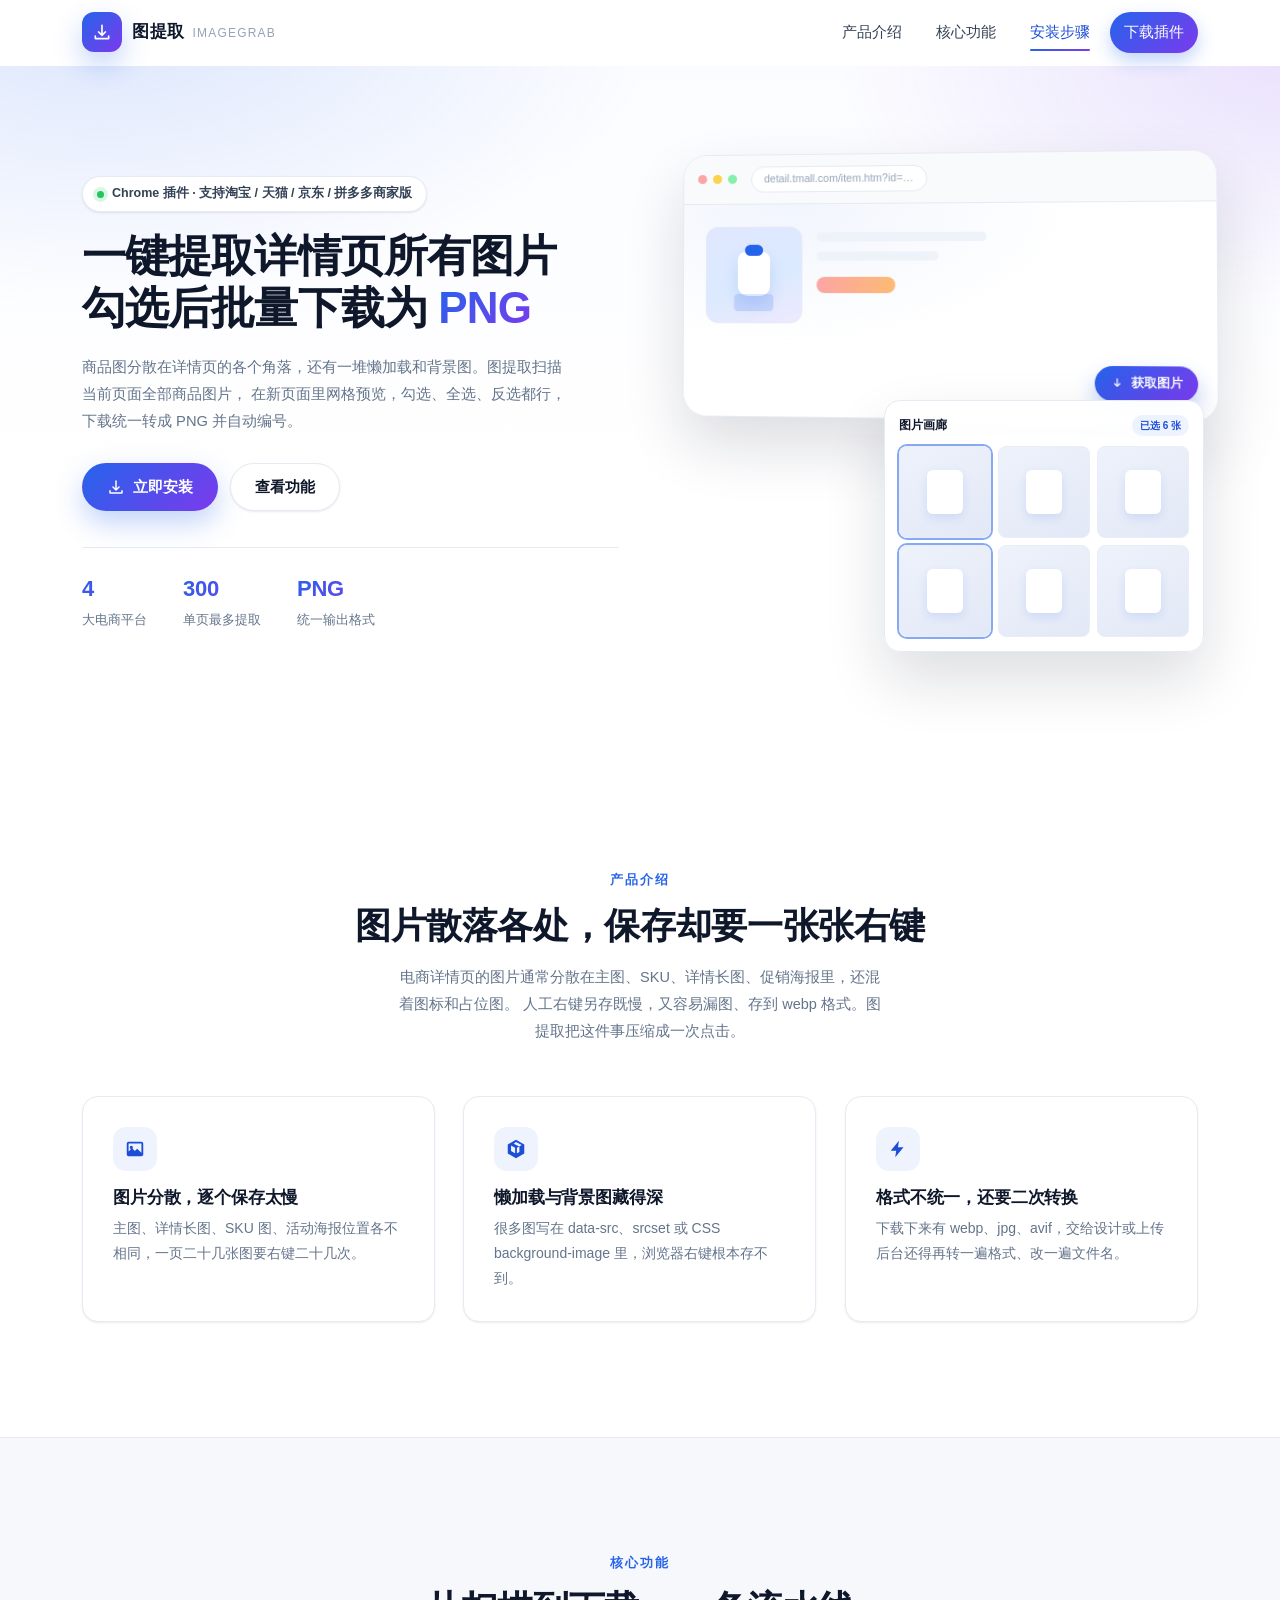
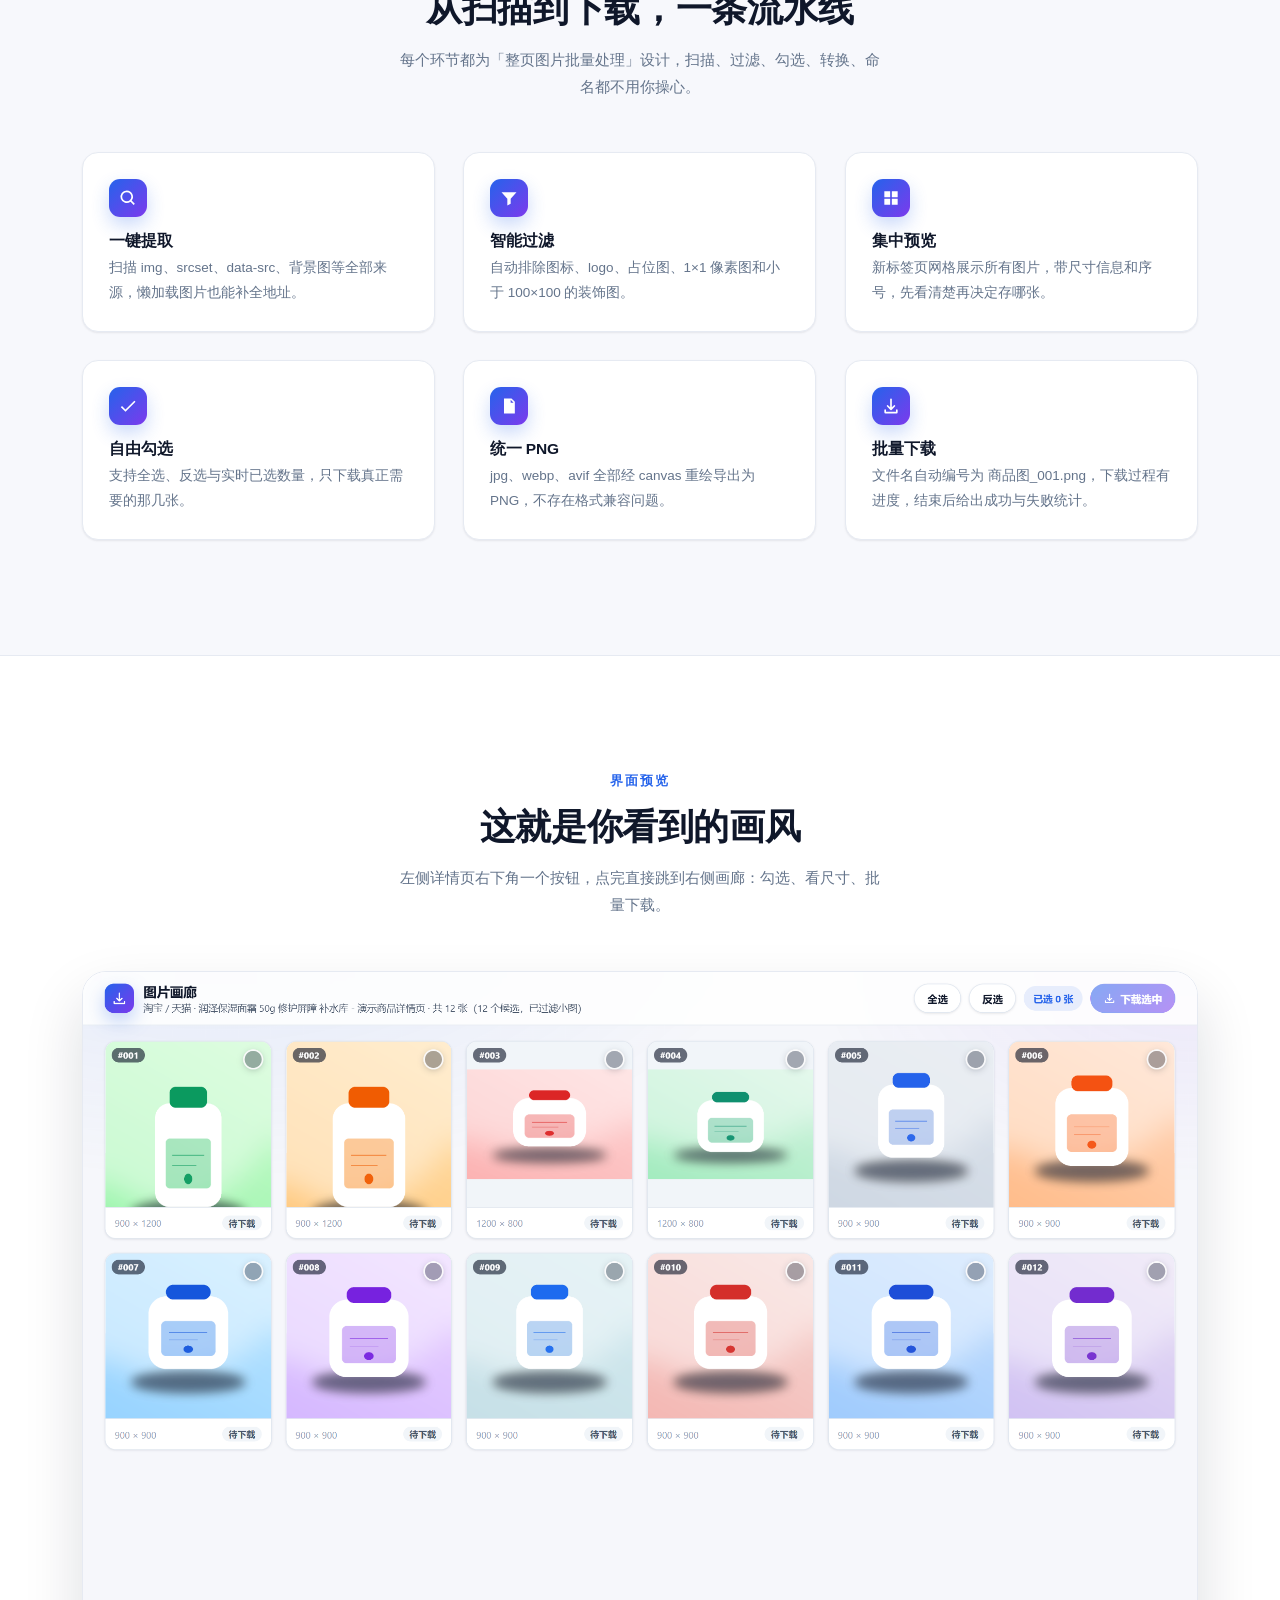
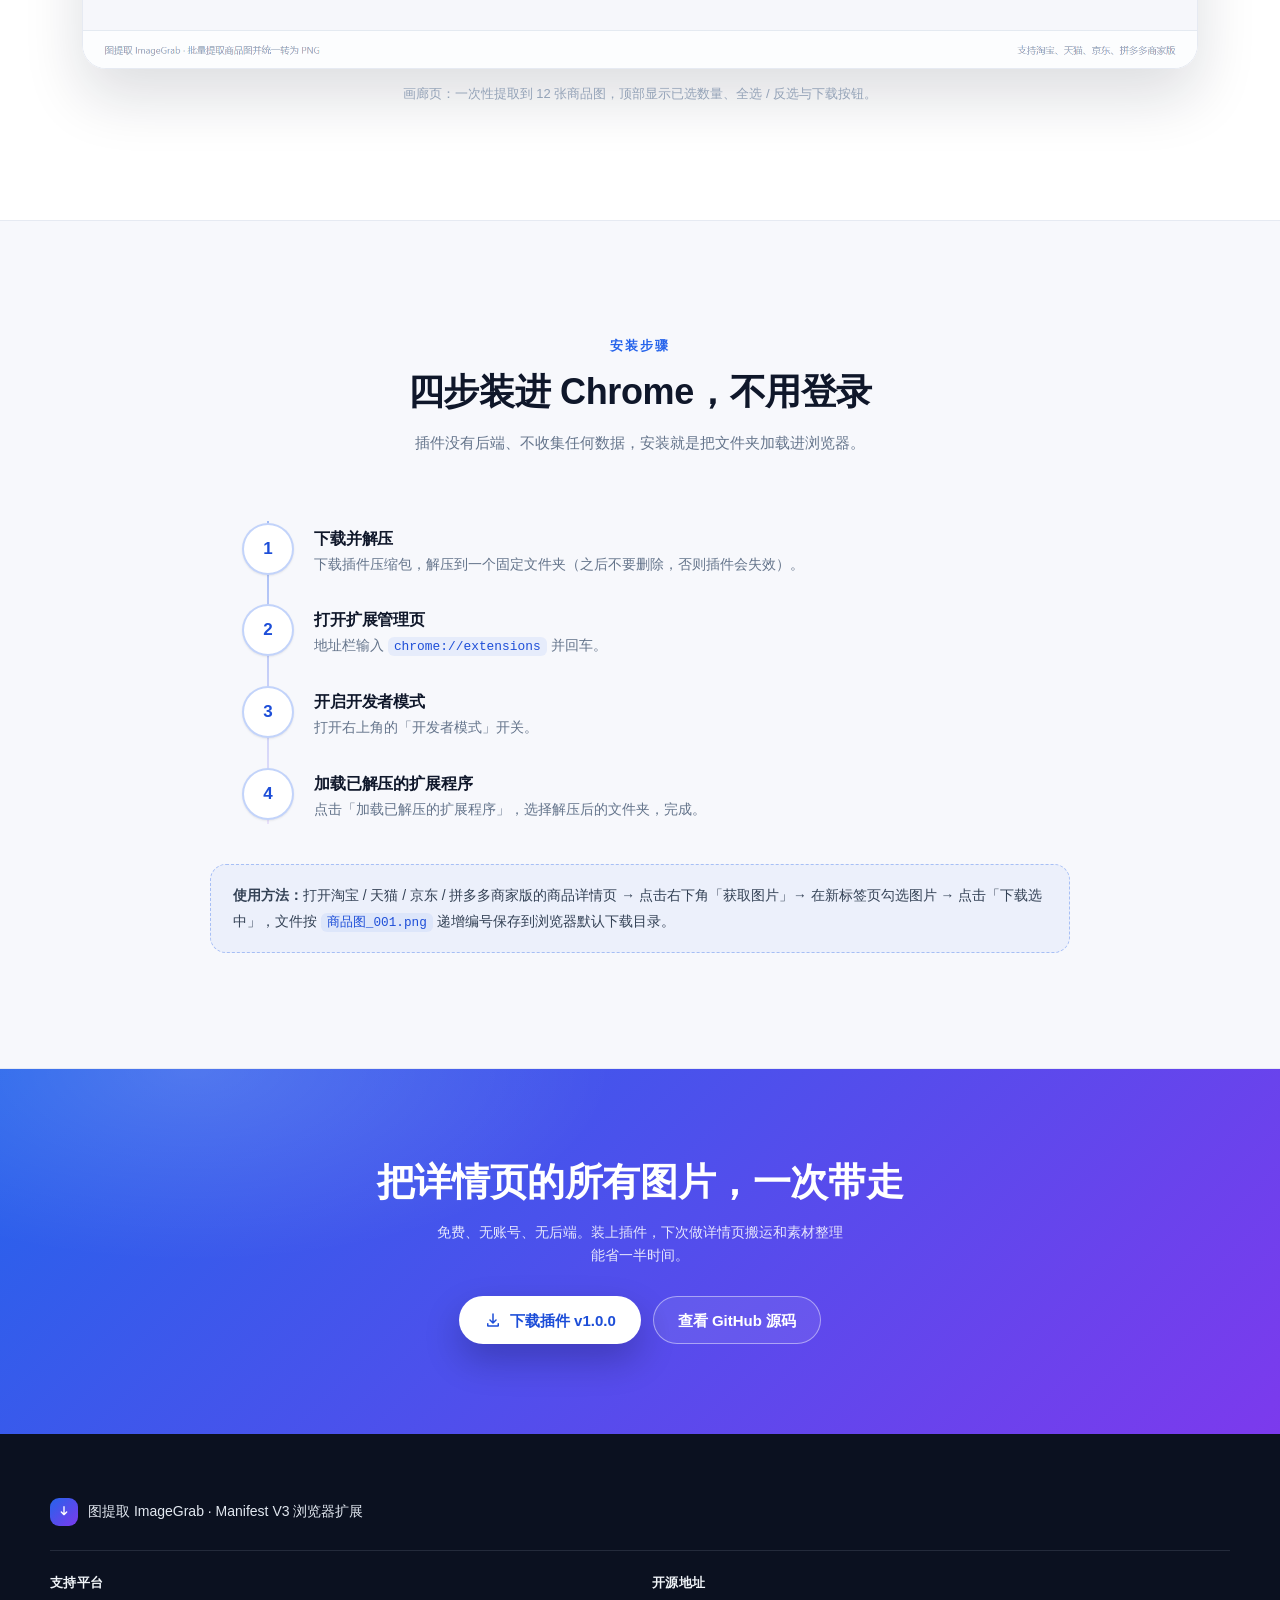
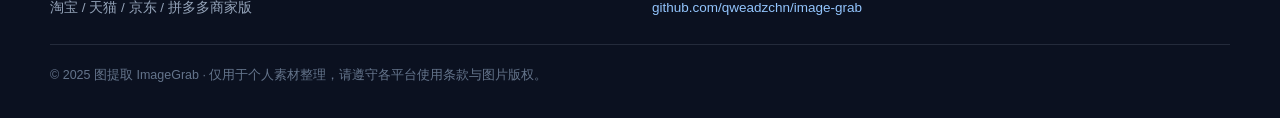
<file: docs/index.html>
<!DOCTYPE html>
<html lang="zh-CN">
  <head>
    <meta charset="UTF-8" />
    <meta name="viewport" content="width=device-width, initial-scale=1" />
    <meta
      name="description"
      content="图提取 ImageGrab：一键提取淘宝、天猫、京东、拼多多商家版商品详情页的所有图片，新页面集中预览，勾选后批量下载为 PNG。"
    />
    <meta name="theme-color" content="#2563eb" />
    <title>图提取 ImageGrab · 电商图片一键批量下载插件</title>
    <link rel="icon" href="assets/favicon.svg" type="image/svg+xml" />
    <link rel="stylesheet" href="css/style.css" />
  </head>
  <body>
    <!-- ============================ 顶部导航 ============================ -->
    <header class="nav" id="nav">
      <div class="nav__inner">
        <a class="brand" href="#top" aria-label="图提取 ImageGrab 首页">
          <span class="brand__mark" aria-hidden="true">
            <svg viewBox="0 0 24 24" width="20" height="20">
              <path
                fill="currentColor"
                d="M12 3a1 1 0 0 1 1 1v9.59l2.3-2.3a1 1 0 1 1 1.4 1.42l-4 4a1 1 0 0 1-1.4 0l-4-4a1 1 0 1 1 1.4-1.42l2.3 2.3V4a1 1 0 0 1 1-1Z"
              />
              <path
                fill="currentColor"
                d="M4 16a1 1 0 0 1 1 1v2h14v-2a1 1 0 1 1 2 0v2.5A1.5 1.5 0 0 1 19.5 21h-15A1.5 1.5 0 0 1 3 19.5V17a1 1 0 0 1 1-1Z"
              />
            </svg>
          </span>
          <span class="brand__text">
            <strong>图提取</strong>
            <em>ImageGrab</em>
          </span>
        </a>

        <nav class="nav__links" id="nav-menu" aria-label="主导航">
          <a href="#intro">产品介绍</a>
          <a href="#features">核心功能</a>
          <a href="#install">安装步骤</a>
          <a class="nav__cta" href="#download">下载插件</a>
        </nav>

        <button
          class="nav__toggle"
          id="nav-toggle"
          type="button"
          aria-label="打开导航菜单"
          aria-expanded="false"
          aria-controls="nav-menu"
        >
          <span></span><span></span><span></span>
        </button>
      </div>
    </header>

    <main>
      <!-- ============================ Hero 首屏 ============================ -->
      <section class="hero" id="top">
        <div class="hero__inner">
          <div class="hero__copy">
            <p class="eyebrow">
              <span class="eyebrow__dot"></span>
              Chrome 插件 · 支持淘宝 / 天猫 / 京东 / 拼多多商家版
            </p>
            <h1>
              一键提取详情页所有图片<br />
              勾选后批量下载为 <span class="grad">PNG</span>
            </h1>
            <p class="hero__lead">
              商品图分散在详情页的各个角落，还有一堆懒加载和背景图。图提取扫描当前页面全部商品图片，
              在新页面里网格预览，勾选、全选、反选都行，下载统一转成 PNG 并自动编号。
            </p>
            <div class="hero__actions">
              <a class="btn btn--primary" href="#install">
                <svg viewBox="0 0 24 24" width="18" height="18" aria-hidden="true">
                  <path
                    fill="currentColor"
                    d="M12 3a1 1 0 0 1 1 1v9.59l2.3-2.3a1 1 0 1 1 1.4 1.42l-4 4a1 1 0 0 1-1.4 0l-4-4a1 1 0 1 1 1.4-1.42l2.3 2.3V4a1 1 0 0 1 1-1Z"
                  />
                  <path
                    fill="currentColor"
                    d="M4 16a1 1 0 0 1 1 1v2h14v-2a1 1 0 1 1 2 0v2.5A1.5 1.5 0 0 1 19.5 21h-15A1.5 1.5 0 0 1 3 19.5V17a1 1 0 0 1 1-1Z"
                  />
                </svg>
                立即安装
              </a>
              <a class="btn btn--ghost" href="#features">查看功能</a>
            </div>

            <ul class="hero__stats" role="list">
              <li><strong>4</strong><span>大电商平台</span></li>
              <li><strong>300</strong><span>单页最多提取</span></li>
              <li><strong>PNG</strong><span>统一输出格式</span></li>
            </ul>
          </div>

          <!-- 纯 CSS/SVG 绘制的插件界面示意，不依赖任何外部图片 -->
          <div class="hero__visual" aria-hidden="true">
            <div class="mock">
              <div class="mock__bar">
                <span class="mock__dot"></span>
                <span class="mock__dot"></span>
                <span class="mock__dot"></span>
                <span class="mock__url">detail.tmall.com/item.htm?id=…</span>
              </div>
              <div class="mock__body">
                <div class="mock__product">
                  <div class="mock__photo">
                    <span class="mock__cap"></span>
                    <span class="mock__label"></span>
                  </div>
                  <div class="mock__lines">
                    <span style="width: 86%"></span>
                    <span style="width: 62%"></span>
                    <span class="mock__price"></span>
                  </div>
                </div>
                <div class="mock__button">
                  <svg viewBox="0 0 24 24" width="14" height="14">
                    <path
                      fill="currentColor"
                      d="M12 3a1 1 0 0 1 1 1v9.59l2.3-2.3a1 1 0 1 1 1.4 1.42l-4 4a1 1 0 0 1-1.4 0l-4-4a1 1 0 1 1 1.4-1.42l2.3 2.3V4a1 1 0 0 1 1-1Z"
                    />
                  </svg>
                  获取图片
                </div>
              </div>
            </div>

            <div class="mock-gallery">
              <div class="mock-gallery__head">
                <span class="mock-gallery__title">图片画廊</span>
                <span class="mock-gallery__pill">已选 6 张</span>
              </div>
              <div class="mock-gallery__grid">
                <i></i><i></i><i></i><i></i><i></i><i></i>
              </div>
            </div>
          </div>
        </div>
      </section>

      <!-- ============================ 产品介绍 ============================ -->
      <section class="section" id="intro">
        <div class="section__head reveal">
          <p class="section__eyebrow">产品介绍</p>
          <h2>图片散落各处，保存却要一张张右键</h2>
          <p class="section__lead">
            电商详情页的图片通常分散在主图、SKU、详情长图、促销海报里，还混着图标和占位图。
            人工右键另存既慢，又容易漏图、存到 webp 格式。图提取把这件事压缩成一次点击。
          </p>
        </div>

        <div class="cards">
          <article class="card reveal">
            <span class="card__icon" aria-hidden="true">
              <svg viewBox="0 0 24 24" width="22" height="22">
                <path
                  fill="currentColor"
                  d="M5 4h14a2 2 0 0 1 2 2v12a2 2 0 0 1-2 2H5a2 2 0 0 1-2-2V6a2 2 0 0 1 2-2Zm0 2v8.6l3.7-3.7 3.2 3.2 2.4-2.4L19 16V6H5Zm3 2.5A1.75 1.75 0 1 1 8 12a1.75 1.75 0 0 1 0-3.5Z"
                />
              </svg>
            </span>
            <h3>图片分散，逐个保存太慢</h3>
            <p>主图、详情长图、SKU 图、活动海报位置各不相同，一页二十几张图要右键二十几次。</p>
          </article>

          <article class="card reveal">
            <span class="card__icon" aria-hidden="true">
              <svg viewBox="0 0 24 24" width="22" height="22">
                <path
                  fill="currentColor"
                  d="M12 2 3 7v10l9 5 9-5V7l-9-5Zm0 2.3 6.2 3.45-2.6 1.45L9.4 6.3 12 4.3ZM6.6 8.2l4.4 2.45v6.1l-4.4-2.45V8.2Zm6.4 8.55v-6.1l2.7-1.5v6.1l-2.7 1.5Z"
                />
              </svg>
            </span>
            <h3>懒加载与背景图藏得深</h3>
            <p>很多图写在 data-src、srcset 或 CSS background-image 里，浏览器右键根本存不到。</p>
          </article>

          <article class="card reveal">
            <span class="card__icon" aria-hidden="true">
              <svg viewBox="0 0 24 24" width="22" height="22">
                <path fill="currentColor" d="M13 3 4 14h6l-1 7 9-11h-6l1-7Z" />
              </svg>
            </span>
            <h3>格式不统一，还要二次转换</h3>
            <p>下载下来有 webp、jpg、avif，交给设计或上传后台还得再转一遍格式、改一遍文件名。</p>
          </article>
        </div>
      </section>

      <!-- ============================ 核心功能 ============================ -->
      <section class="section section--alt" id="features">
        <div class="section__head reveal">
          <p class="section__eyebrow">核心功能</p>
          <h2>从扫描到下载，一条流水线</h2>
          <p class="section__lead">每个环节都为「整页图片批量处理」设计，扫描、过滤、勾选、转换、命名都不用你操心。</p>
        </div>

        <div class="features">
          <article class="feature reveal">
            <span class="feature__icon">
              <svg viewBox="0 0 24 24" width="20" height="20">
                <path fill="currentColor" d="M10.5 3a7.5 7.5 0 0 1 5.9 12.1l3.8 3.8-1.4 1.4-3.8-3.8A7.5 7.5 0 1 1 10.5 3Zm0 2a5.5 5.5 0 1 0 0 11 5.5 5.5 0 0 0 0-11Z" />
              </svg>
            </span>
            <h3>一键提取</h3>
            <p>扫描 img、srcset、data-src、背景图等全部来源，懒加载图片也能补全地址。</p>
          </article>

          <article class="feature reveal">
            <span class="feature__icon">
              <svg viewBox="0 0 24 24" width="20" height="20">
                <path fill="currentColor" d="M3 5h18l-7 8v6l-4 2v-8L3 5Z" />
              </svg>
            </span>
            <h3>智能过滤</h3>
            <p>自动排除图标、logo、占位图、1×1 像素图和小于 100×100 的装饰图。</p>
          </article>

          <article class="feature reveal">
            <span class="feature__icon">
              <svg viewBox="0 0 24 24" width="20" height="20">
                <path fill="currentColor" d="M4 4h7v7H4V4Zm9 0h7v7h-7V4ZM4 13h7v7H4v-7Zm9 0h7v7h-7v-7Z" />
              </svg>
            </span>
            <h3>集中预览</h3>
            <p>新标签页网格展示所有图片，带尺寸信息和序号，先看清楚再决定存哪张。</p>
          </article>

          <article class="feature reveal">
            <span class="feature__icon">
              <svg viewBox="0 0 24 24" width="20" height="20">
                <path fill="currentColor" d="M9 16.2 4.8 12l-1.4 1.4L9 19 21 7l-1.4-1.4L9 16.2Z" />
              </svg>
            </span>
            <h3>自由勾选</h3>
            <p>支持全选、反选与实时已选数量，只下载真正需要的那几张。</p>
          </article>

          <article class="feature reveal">
            <span class="feature__icon">
              <svg viewBox="0 0 24 24" width="20" height="20">
                <path fill="currentColor" d="M6 3h9l4 4v14H6V3Zm8 1.5V8h3.5L14 4.5Z" />
              </svg>
            </span>
            <h3>统一 PNG</h3>
            <p>jpg、webp、avif 全部经 canvas 重绘导出为 PNG，不存在格式兼容问题。</p>
          </article>

          <article class="feature reveal">
            <span class="feature__icon">
              <svg viewBox="0 0 24 24" width="20" height="20">
                <path fill="currentColor" d="M12 3a1 1 0 0 1 1 1v9.59l2.3-2.3a1 1 0 1 1 1.4 1.42l-4 4a1 1 0 0 1-1.4 0l-4-4a1 1 0 1 1 1.4-1.42l2.3 2.3V4a1 1 0 0 1 1-1Zm-7 13a1 1 0 0 1 1 1v2h12v-2a1 1 0 1 1 2 0v2.5A1.5 1.5 0 0 1 18.5 21h-13A1.5 1.5 0 0 1 4 19.5V17a1 1 0 0 1 1-1Z" />
              </svg>
            </span>
            <h3>批量下载</h3>
            <p>文件名自动编号为 商品图_001.png，下载过程有进度，结束后给出成功与失败统计。</p>
          </article>
        </div>
      </section>

      <!-- ============================ 真实界面 ============================ -->
      <section class="section" id="preview">
        <div class="section__head reveal">
          <p class="section__eyebrow">界面预览</p>
          <h2>这就是你看到的画风</h2>
          <p class="section__lead">左侧详情页右下角一个按钮，点完直接跳到右侧画廊：勾选、看尺寸、批量下载。</p>
        </div>
        <figure class="shot reveal">
          <img
            src="assets/gallery-preview.png"
            alt="图提取画廊页截图：网格展示提取到的商品图片，顶部有全选、反选、已选数量和下载按钮"
            width="1440"
            height="900"
            loading="lazy"
          />
          <figcaption>画廊页：一次性提取到 12 张商品图，顶部显示已选数量、全选 / 反选与下载按钮。</figcaption>
        </figure>
      </section>

      <!-- ============================ 安装步骤 ============================ -->
      <section class="section section--alt" id="install">
        <div class="section__head reveal">
          <p class="section__eyebrow">安装步骤</p>
          <h2>四步装进 Chrome，不用登录</h2>
          <p class="section__lead">插件没有后端、不收集任何数据，安装就是把文件夹加载进浏览器。</p>
        </div>

        <ol class="steps">
          <li class="step reveal">
            <span class="step__num">1</span>
            <div class="step__body">
              <h3>下载并解压</h3>
              <p>下载插件压缩包，解压到一个固定文件夹（之后不要删除，否则插件会失效）。</p>
            </div>
          </li>
          <li class="step reveal">
            <span class="step__num">2</span>
            <div class="step__body">
              <h3>打开扩展管理页</h3>
              <p>地址栏输入 <code>chrome://extensions</code> 并回车。</p>
            </div>
          </li>
          <li class="step reveal">
            <span class="step__num">3</span>
            <div class="step__body">
              <h3>开启开发者模式</h3>
              <p>打开右上角的「开发者模式」开关。</p>
            </div>
          </li>
          <li class="step reveal">
            <span class="step__num">4</span>
            <div class="step__body">
              <h3>加载已解压的扩展程序</h3>
              <p>点击「加载已解压的扩展程序」，选择解压后的文件夹，完成。</p>
            </div>
          </li>
        </ol>

        <div class="steps__note reveal">
          <strong>使用方法：</strong>打开淘宝 / 天猫 / 京东 / 拼多多商家版的商品详情页 →
          点击右下角「获取图片」→ 在新标签页勾选图片 → 点击「下载选中」，文件按
          <code>商品图_001.png</code> 递增编号保存到浏览器默认下载目录。
        </div>
      </section>

      <!-- ============================ 底部 CTA ============================ -->
      <section class="cta" id="download">
        <div class="cta__inner reveal">
          <h2>把详情页的所有图片，一次带走</h2>
          <p>免费、无账号、无后端。装上插件，下次做详情页搬运和素材整理能省一半时间。</p>
          <div class="cta__actions">
            <a class="btn btn--light" href="assets/image-grab-v1.0.0.zip" download>
              <svg viewBox="0 0 24 24" width="18" height="18" aria-hidden="true">
                <path
                  fill="currentColor"
                  d="M12 3a1 1 0 0 1 1 1v9.59l2.3-2.3a1 1 0 1 1 1.4 1.42l-4 4a1 1 0 0 1-1.4 0l-4-4a1 1 0 1 1 1.4-1.42l2.3 2.3V4a1 1 0 0 1 1-1Zm-7 13a1 1 0 0 1 1 1v2h12v-2a1 1 0 1 1 2 0v2.5A1.5 1.5 0 0 1 18.5 21h-13A1.5 1.5 0 0 1 4 19.5V17a1 1 0 0 1 1-1Z"
                />
              </svg>
              下载插件 v1.0.0
            </a>
            <a class="btn btn--outline" href="https://github.com/qweadzchn/image-grab" target="_blank" rel="noreferrer noopener">
              查看 GitHub 源码
            </a>
          </div>
        </div>
      </section>
    </main>

    <!-- ============================ 页脚 ============================ -->
    <footer class="footer">
      <div class="footer__inner">
        <div class="footer__brand">
          <span class="brand__mark brand__mark--sm" aria-hidden="true">
            <svg viewBox="0 0 24 24" width="16" height="16">
              <path
                fill="currentColor"
                d="M12 3a1 1 0 0 1 1 1v9.59l2.3-2.3a1 1 0 1 1 1.4 1.42l-4 4a1 1 0 0 1-1.4 0l-4-4a1 1 0 1 1 1.4-1.42l2.3 2.3V4a1 1 0 0 1 1-1Z"
              />
            </svg>
          </span>
          <p>图提取 ImageGrab · Manifest V3 浏览器扩展</p>
        </div>
        <div class="footer__cols">
          <div>
            <h4>支持平台</h4>
            <p>淘宝 / 天猫 / 京东 / 拼多多商家版</p>
          </div>
          <div>
            <h4>开源地址</h4>
            <p><a href="https://github.com/qweadzchn/image-grab" target="_blank" rel="noreferrer noopener">github.com/qweadzchn/image-grab</a></p>
          </div>
        </div>
        <p class="footer__copy">© 2025 图提取 ImageGrab · 仅用于个人素材整理，请遵守各平台使用条款与图片版权。</p>
      </div>
    </footer>

    <script src="js/main.js"></script>
  </body>
</html>
</file>
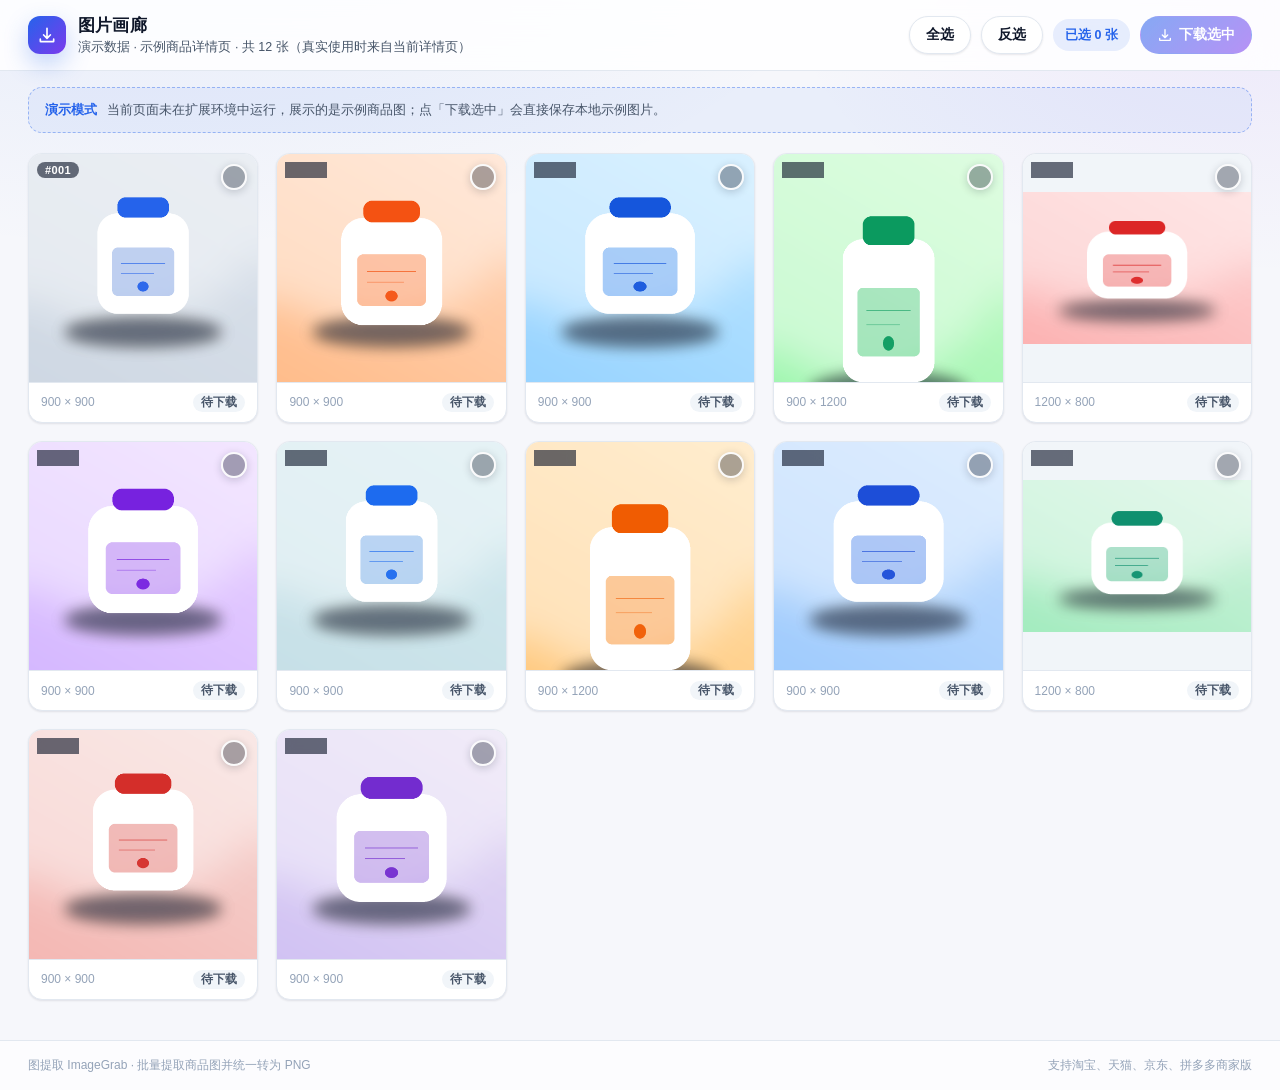
<file: gallery.html>
<!DOCTYPE html>
<html lang="zh-CN">
  <head>
    <meta charset="UTF-8" />
    <meta name="viewport" content="width=device-width, initial-scale=1" />
    <title>图片画廊 · 图提取 ImageGrab</title>
    <link rel="stylesheet" href="gallery.css" />
  </head>
  <body>
    <!-- 顶部栏：品牌 + 当前页面信息 + 下载操作 -->
    <header class="topbar">
      <div class="topbar__brand">
        <span class="logo" aria-hidden="true">
          <svg viewBox="0 0 24 24" width="20" height="20">
            <path
              fill="currentColor"
              d="M12 3a1 1 0 0 1 1 1v9.59l2.3-2.3a1 1 0 1 1 1.4 1.42l-4 4a1 1 0 0 1-1.4 0l-4-4a1 1 0 1 1 1.4-1.42l2.3 2.3V4a1 1 0 0 1 1-1Z"
            />
            <path
              fill="currentColor"
              d="M4 16a1 1 0 0 1 1 1v2h14v-2a1 1 0 1 1 2 0v2.5A1.5 1.5 0 0 1 19.5 21h-15A1.5 1.5 0 0 1 3 19.5V17a1 1 0 0 1 1-1Z"
            />
          </svg>
        </span>
        <div class="topbar__titles">
          <h1>图片画廊</h1>
          <p id="page-meta" class="topbar__meta">正在读取…</p>
        </div>
      </div>

      <div class="topbar__actions">
        <button type="button" id="btn-select-all" class="btn btn--ghost">全选</button>
        <button type="button" id="btn-invert" class="btn btn--ghost">反选</button>
        <span id="selected-count" class="pill">已选 0 张</span>
        <button type="button" id="btn-download" class="btn btn--primary">
          <svg viewBox="0 0 24 24" width="16" height="16" aria-hidden="true">
            <path
              fill="currentColor"
              d="M12 3a1 1 0 0 1 1 1v9.59l2.3-2.3a1 1 0 1 1 1.4 1.42l-4 4a1 1 0 0 1-1.4 0l-4-4a1 1 0 1 1 1.4-1.42l2.3 2.3V4a1 1 0 0 1 1-1Z"
            />
            <path
              fill="currentColor"
              d="M4 16a1 1 0 0 1 1 1v2h14v-2a1 1 0 1 1 2 0v2.5A1.5 1.5 0 0 1 19.5 21h-15A1.5 1.5 0 0 1 3 19.5V17a1 1 0 0 1 1-1Z"
            />
          </svg>
          下载选中
        </button>
      </div>
    </header>

    <!-- 下载进度条 -->
    <div id="progress-wrap" class="progress-wrap" hidden>
      <div class="progress-wrap__bar"><span id="progress-bar"></span></div>
      <p id="progress-text" class="progress-wrap__text">准备下载…</p>
    </div>

    <!-- 演示模式提示 -->
    <div id="demo-banner" class="demo-banner" hidden>
      <strong>演示模式</strong>
      <span>当前页面未在扩展环境中运行，展示的是示例商品图；点「下载选中」会直接保存本地示例图片。</span>
    </div>

    <main class="content">
      <div id="empty-state" class="empty" hidden>
        <h2>还没有提取结果</h2>
        <p>打开淘宝 / 天猫 / 京东 / 拼多多商家版的商品详情页，点击右下角「获取图片」按钮即可。</p>
      </div>

      <section id="grid" class="grid" aria-label="图片列表"></section>
    </main>

    <footer class="footer">
      <span>图提取 ImageGrab · 批量提取商品图并统一转为 PNG</span>
      <span id="footer-tip">支持淘宝、天猫、京东、拼多多商家版</span>
    </footer>

    <div id="toast" class="toast" role="status" aria-live="polite"></div>

    <script src="gallery.js"></script>
  </body>
</html>
</file>
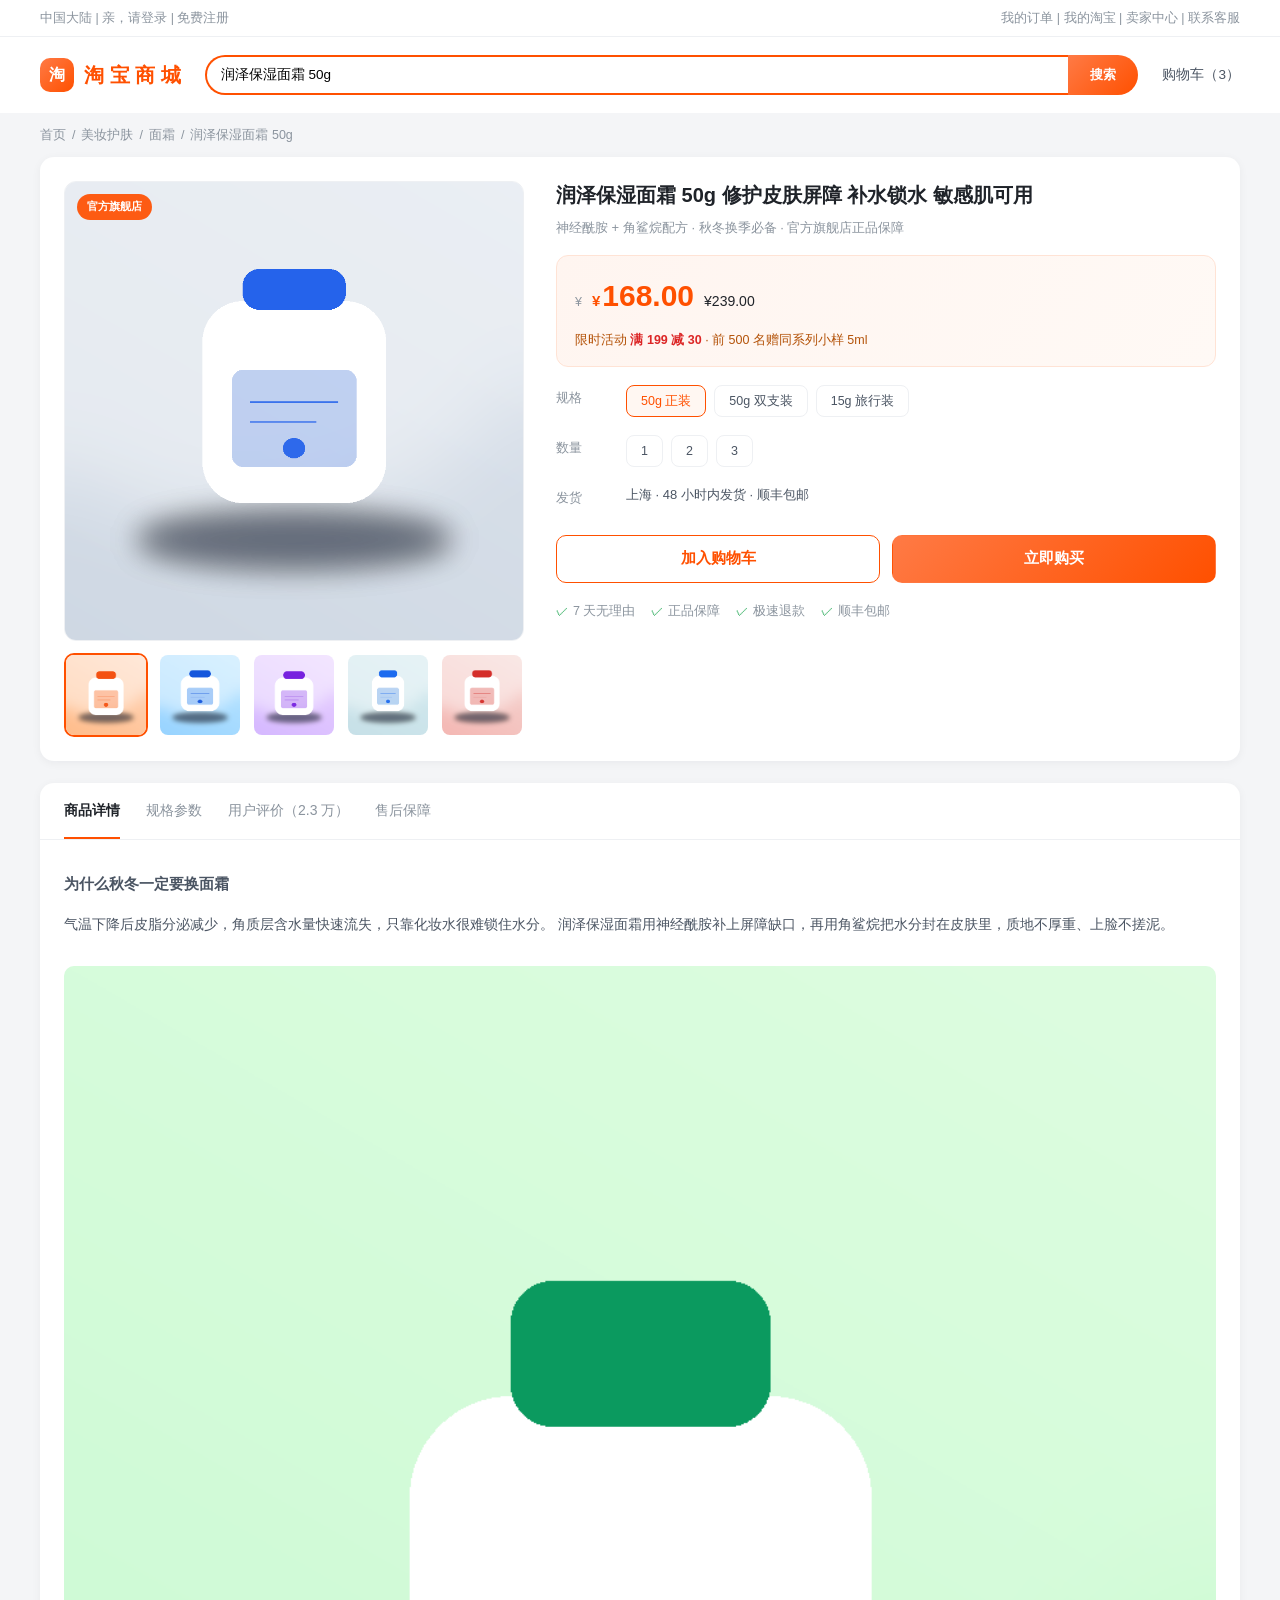
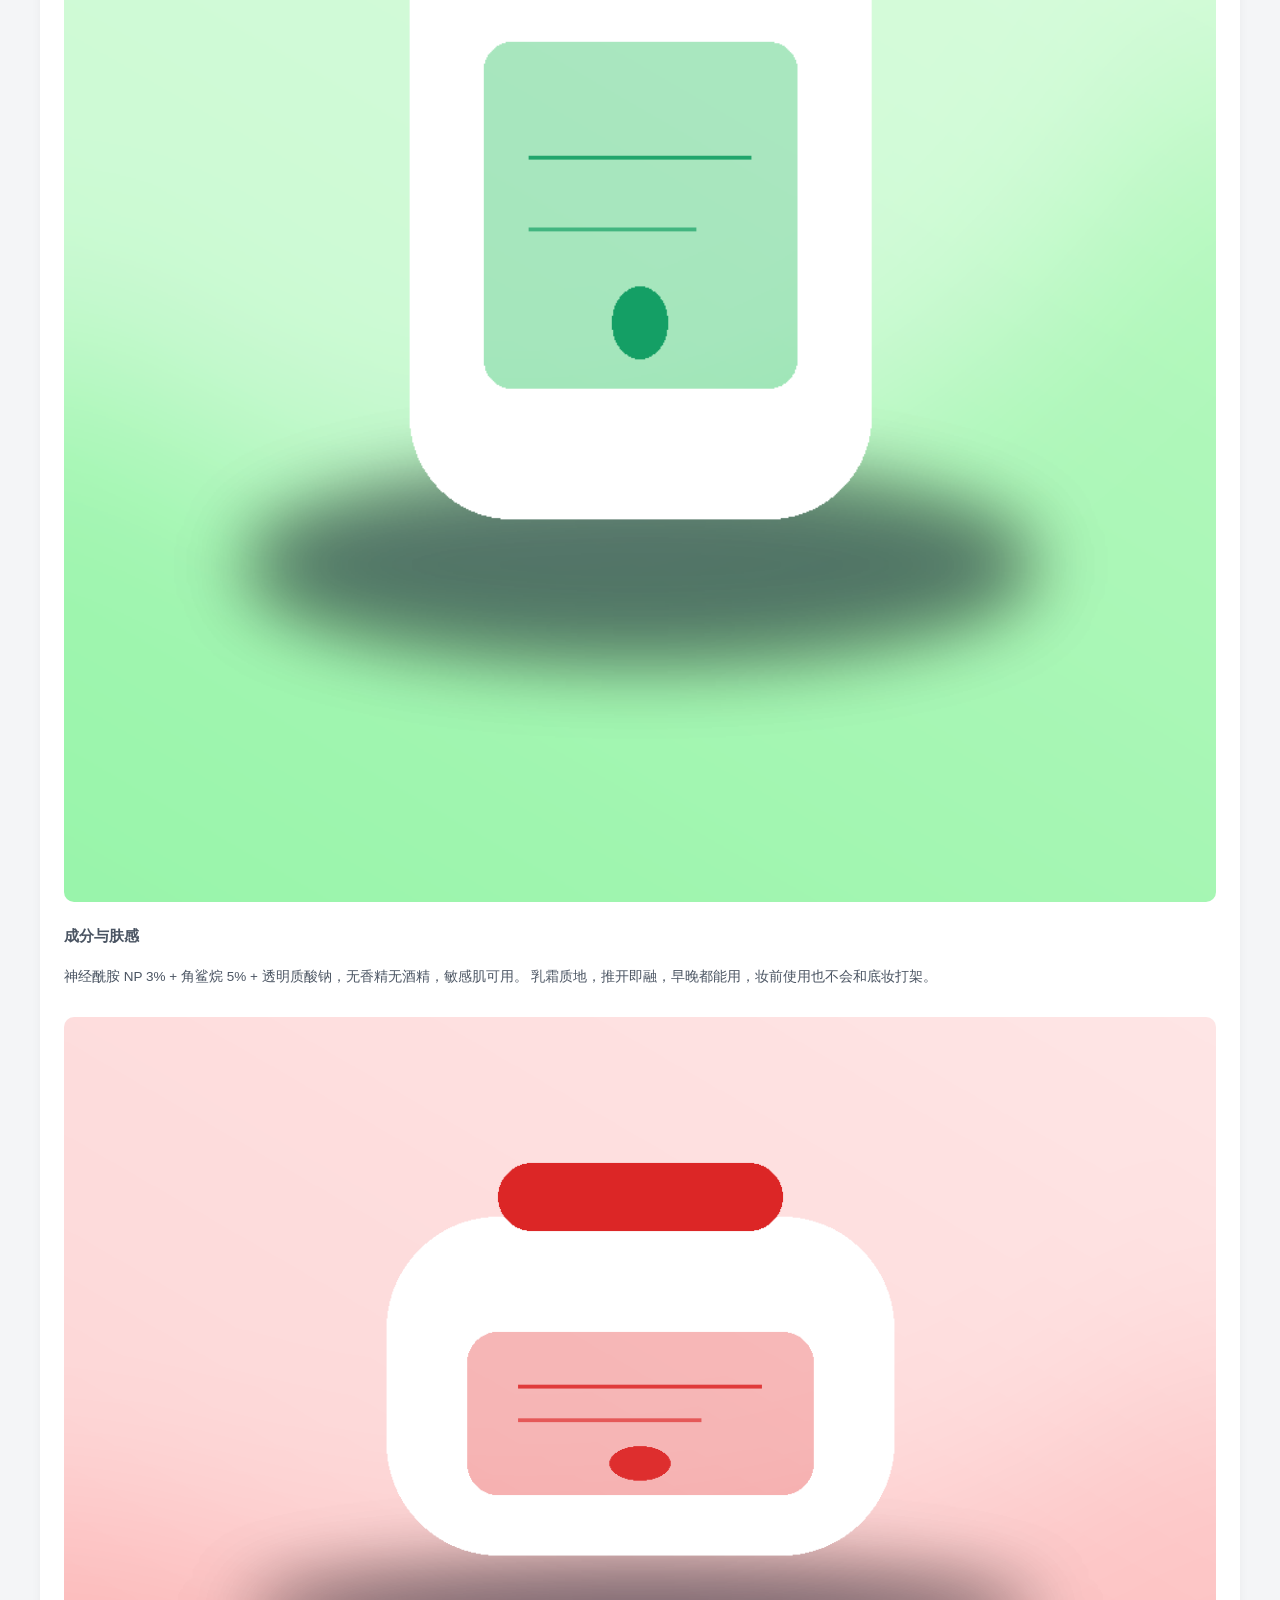
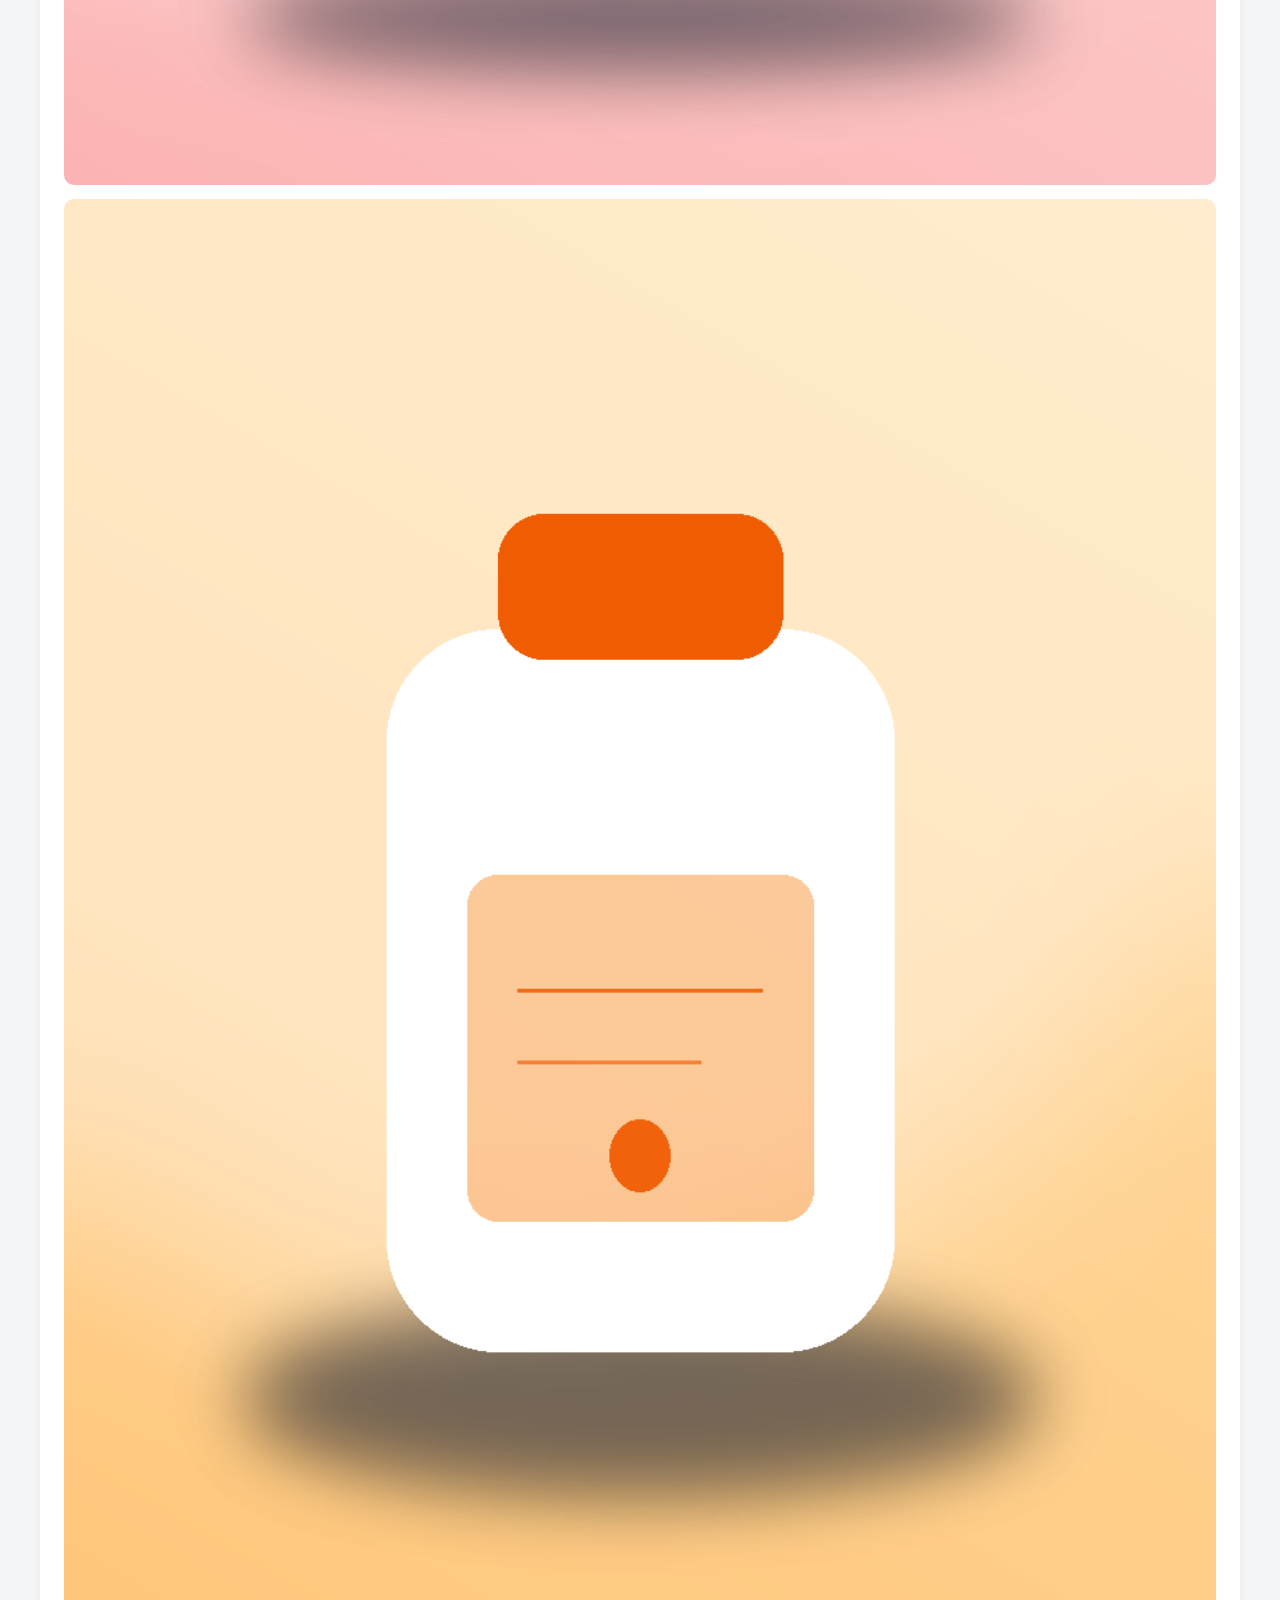
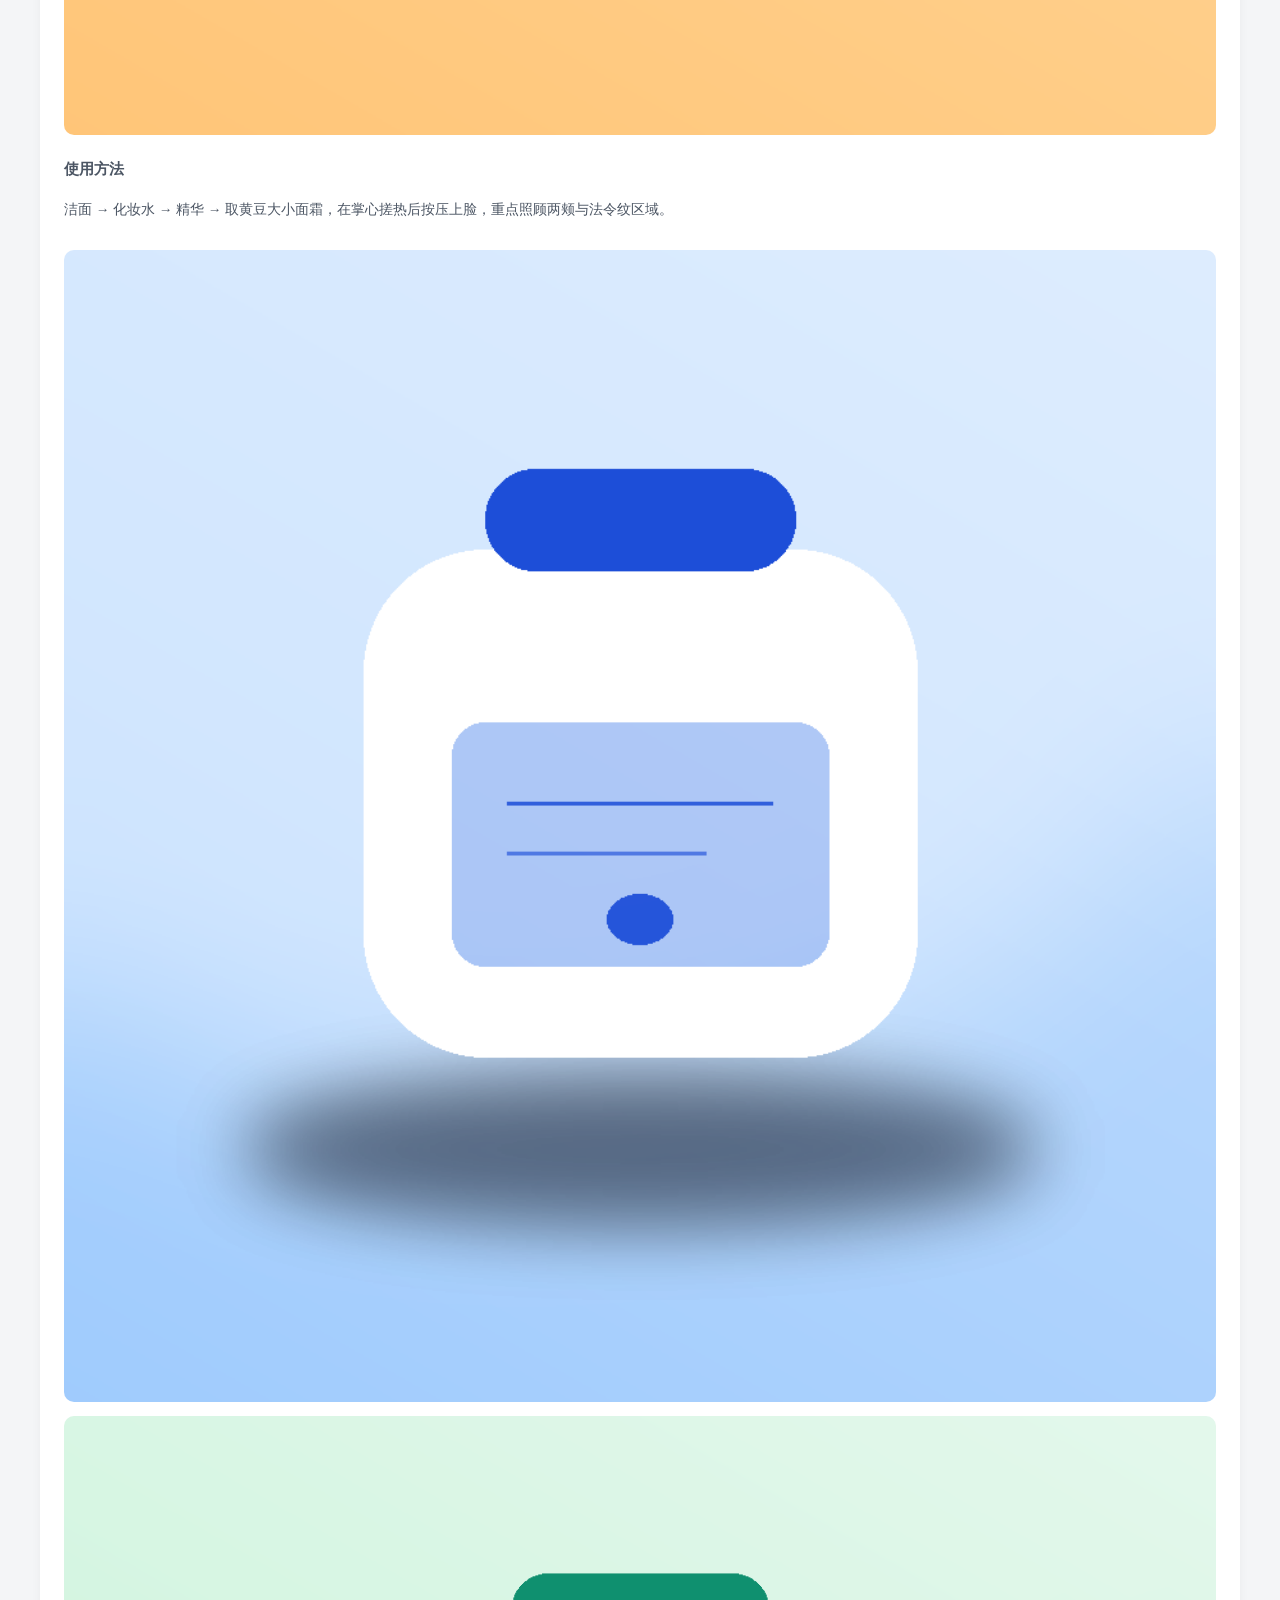
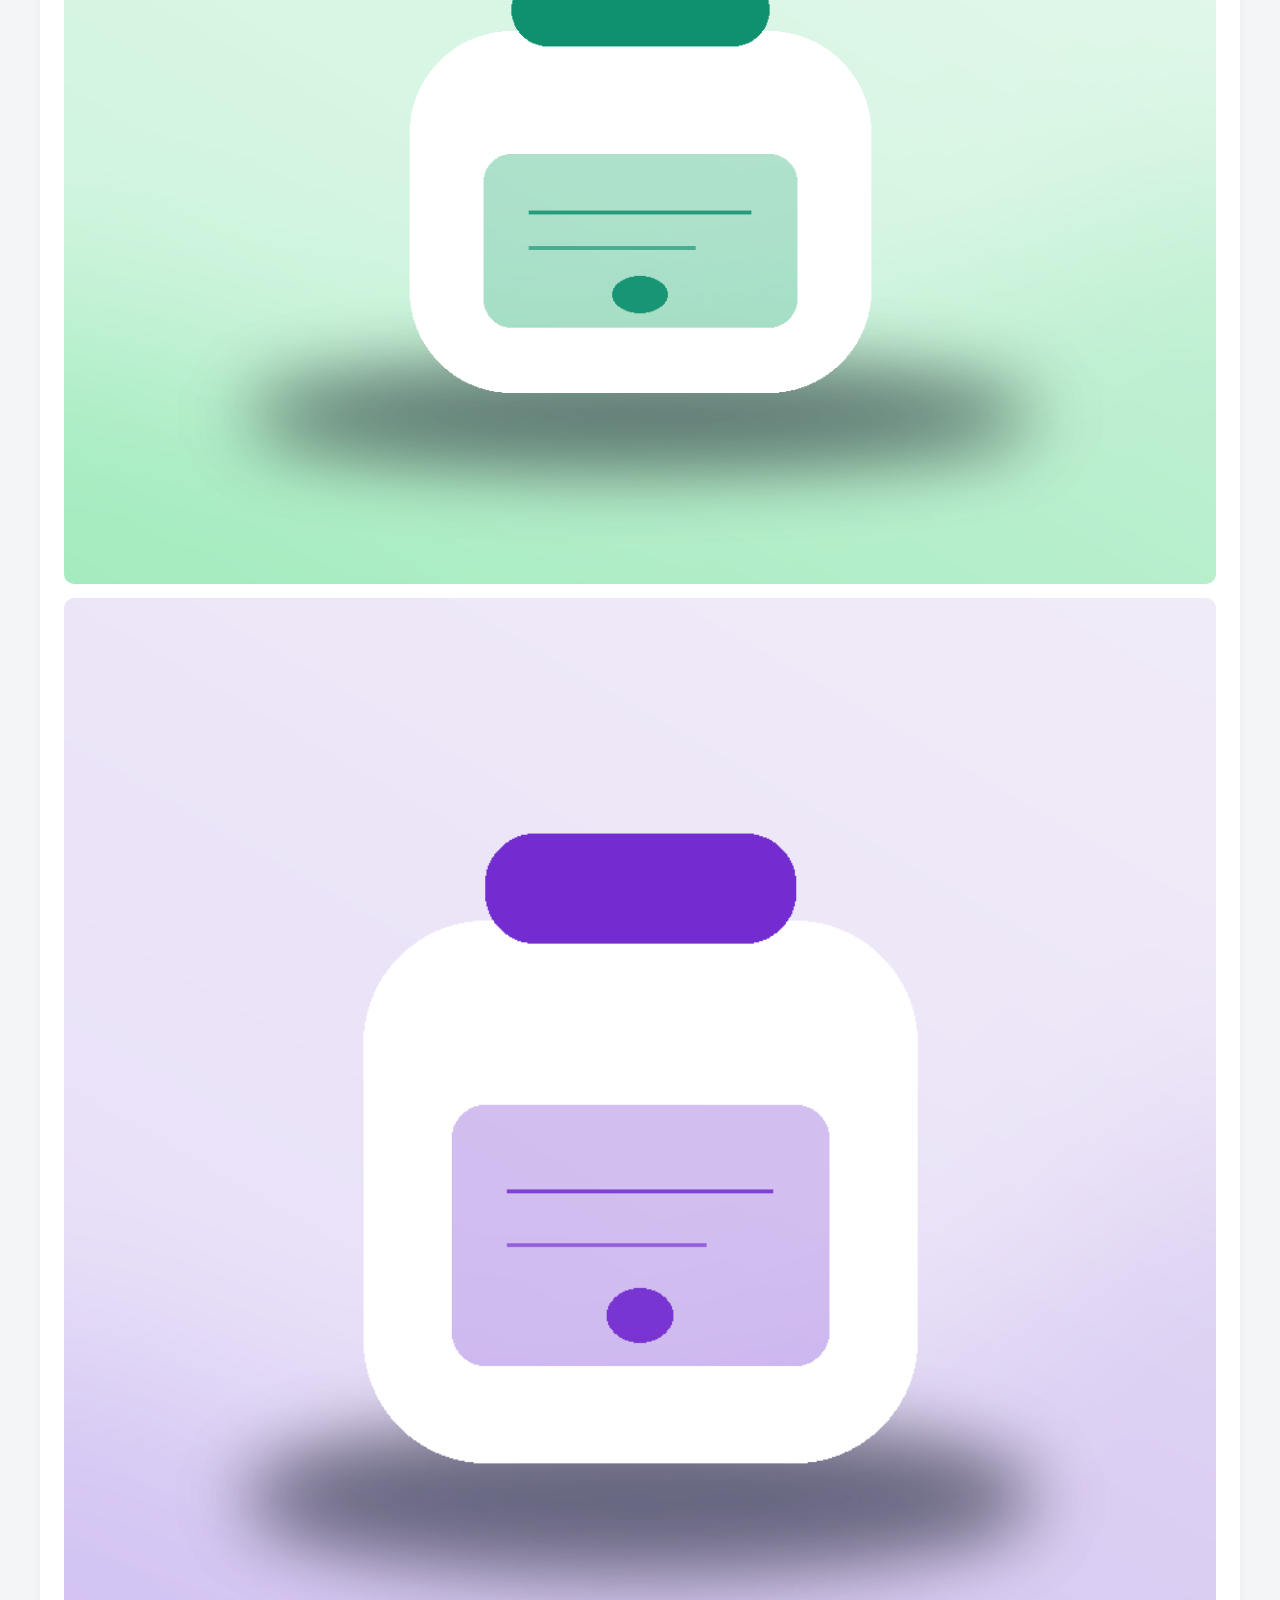
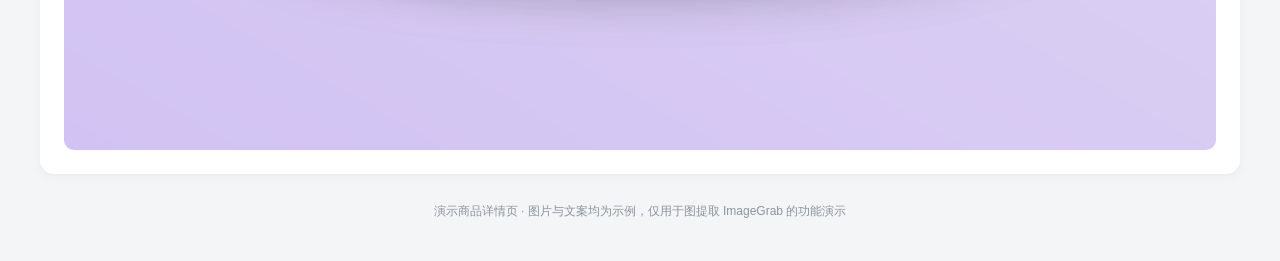
<file: demo/product.html>
<!DOCTYPE html>
<html lang="zh-CN">
  <head>
    <meta charset="UTF-8" />
    <meta name="viewport" content="width=device-width, initial-scale=1" />
    <title>润泽保湿面霜 50g 修护屏障 补水库 - 演示商品详情页</title>
    <link rel="icon" href="/docs/assets/favicon.svg" type="image/svg+xml" />
    <!--
      说明：这是「图提取 ImageGrab」的本地演示商品详情页，只用于演示与截图。
      通过 hosts 映射，本地以 http://item.taobao.com:4180/item.htm?id=... 打开，
      这样 content.js 会像在真实淘宝详情页一样注入「获取图片」按钮。
      页面里的图片全部是 demo/samples 下的示例图。
    -->
    <style>
      :root {
        --brand: #ff5000;
        --ink: #1f2329;
        --ink-2: #4b5563;
        --muted: #8b949e;
        --line: #eef0f3;
        --bg: #f4f5f7;
        --font: -apple-system, BlinkMacSystemFont, "Segoe UI", "PingFang SC", "Microsoft YaHei", sans-serif;
      }
      * { box-sizing: border-box; }
      body {
        margin: 0;
        background: var(--bg);
        color: var(--ink);
        font-family: var(--font);
        font-size: 14px;
        line-height: 1.6;
        -webkit-font-smoothing: antialiased;
      }
      a { color: inherit; text-decoration: none; }

      /* 顶部通栏 */
      .topbar {
        background: #fff;
        border-bottom: 1px solid var(--line);
        font-size: 12.5px;
        color: var(--muted);
      }
      .topbar .wrap { display: flex; justify-content: space-between; gap: 16px; padding: 8px 0; }
      .topbar a:hover { color: var(--brand); }

      .wrap { width: min(1200px, 100% - 32px); margin: 0 auto; }

      /* 搜索头 */
      .header { background: #fff; padding: 18px 0; }
      .header .wrap { display: flex; align-items: center; gap: 24px; flex-wrap: wrap; }
      .logo { display: flex; align-items: center; gap: 10px; font-size: 20px; font-weight: 800; color: var(--brand); }
      .logo i {
        display: grid; place-items: center; width: 34px; height: 34px; border-radius: 10px;
        background: linear-gradient(135deg, #ff7a45, var(--brand)); color: #fff; font-style: normal; font-size: 16px;
      }
      .search { flex: 1 1 420px; display: flex; min-width: 260px; }
      .search input {
        flex: 1; height: 40px; padding: 0 14px; border: 2px solid var(--brand); border-right: 0;
        border-radius: 999px 0 0 999px; font-family: inherit; font-size: 13.5px; outline: none; background: #fff;
      }
      .search button {
        height: 40px; padding: 0 22px; border: 0; border-radius: 0 999px 999px 0; cursor: pointer;
        background: linear-gradient(135deg, #ff7a45, var(--brand)); color: #fff; font-weight: 700; font-family: inherit;
      }
      .cart { font-size: 13.5px; color: var(--ink-2); white-space: nowrap; }

      /* 面包屑 */
      .crumb { padding: 12px 0; font-size: 12.5px; color: var(--muted); }
      .crumb span { margin: 0 6px; }

      /* 主信息区 */
      .product {
        display: grid;
        grid-template-columns: minmax(0, 460px) minmax(0, 1fr);
        gap: 32px;
        padding: 24px;
        background: #fff;
        border-radius: 14px;
        box-shadow: 0 2px 10px rgba(15, 23, 42, 0.05);
      }
      .gallery { min-width: 0; }
      .main-img {
        position: relative; width: 100%; aspect-ratio: 1 / 1; border-radius: 12px; overflow: hidden;
        background: linear-gradient(160deg, #eef2fb, #e2e8f6); border: 1px solid var(--line);
      }
      .main-img img { width: 100%; height: 100%; object-fit: cover; display: block; }
      .tag {
        position: absolute; left: 12px; top: 12px; padding: 4px 10px; border-radius: 999px;
        background: rgba(255, 80, 0, 0.92); color: #fff; font-size: 11px; font-weight: 700;
      }
      .thumbs { display: grid; grid-template-columns: repeat(5, 1fr); gap: 10px; margin-top: 12px; }
      .thumbs button {
        padding: 0; border: 2px solid transparent; border-radius: 10px; overflow: hidden;
        background: #fff; cursor: pointer; line-height: 0;
      }
      .thumbs button:first-child { border-color: var(--brand); }
      .thumbs img { width: 100%; aspect-ratio: 1 / 1; object-fit: cover; }

      .info { min-width: 0; }
      .info h1 { margin: 0; font-size: 20px; font-weight: 700; line-height: 1.45; }
      .subtitle { margin: 8px 0 0; color: var(--muted); font-size: 13px; }
      .price-box {
        margin-top: 16px; padding: 16px 18px; border-radius: 12px;
        background: linear-gradient(120deg, #fff5f0, #fff9f5); border: 1px solid #ffe3d5;
      }
      .price-row { display: flex; align-items: baseline; gap: 10px; }
      .price-row .label { color: var(--muted); font-size: 12.5px; }
      .price { font-size: 30px; font-weight: 800; color: var(--brand); font-variant-numeric: tabular-nums; }
      .price small { font-size: 15px; font-weight: 700; margin-right: 2px; }
      .price .origin { font-size: 13px; color: var(--muted); text-decoration: line-through; font-weight: 400; }
      .promo { margin-top: 10px; font-size: 12.5px; color: #b45309; }
      .promo b { color: #dc2626; }

      .row { display: flex; gap: 14px; margin-top: 18px; font-size: 13px; }
      .row .key { flex: none; width: 56px; color: var(--muted); padding-top: 3px; }
      .row .val { color: var(--ink-2); }
      .chips { display: flex; flex-wrap: wrap; gap: 8px; }
      .chips span {
        padding: 5px 14px; border-radius: 8px; border: 1px solid var(--line); background: #fff;
        font-size: 12.5px; cursor: pointer;
      }
      .chips span.on { border-color: var(--brand); color: var(--brand); background: #fff7f2; }

      .buy { display: flex; gap: 12px; margin-top: 26px; }
      .buy button {
        flex: 1; height: 48px; border-radius: 10px; border: 1px solid var(--brand); font-family: inherit;
        font-size: 15px; font-weight: 700; cursor: pointer;
      }
      .buy .ghost { background: #fff; color: var(--brand); }
      .buy .solid { background: linear-gradient(135deg, #ff7a45, var(--brand)); color: #fff; border-color: transparent; }

      .service { display: flex; flex-wrap: wrap; gap: 16px; margin-top: 18px; font-size: 12.5px; color: var(--muted); }
      .service i { color: #16a34a; font-style: normal; margin-right: 4px; }

      /* 详情长图 */
      .detail { margin-top: 22px; background: #fff; border-radius: 14px; overflow: hidden; box-shadow: 0 2px 10px rgba(15, 23, 42, 0.05); }
      .detail__head {
        display: flex; gap: 26px; padding: 0 24px; border-bottom: 1px solid var(--line);
        font-size: 14px; color: var(--muted);
      }
      .detail__head b { padding: 16px 0; color: var(--ink); border-bottom: 2px solid var(--brand); font-weight: 600; }
      .detail__head span { padding: 16px 0; }
      .detail__body { padding: 24px; display: grid; gap: 14px; }
      .detail__body img { width: 100%; border-radius: 10px; display: block; }
      .detail__text { color: var(--ink-2); font-size: 13.5px; line-height: 1.9; }
      .detail__text h3 { margin: 6px 0 4px; font-size: 15px; }

      .footer { margin: 28px 0 40px; text-align: center; color: var(--muted); font-size: 12px; }

      @media (max-width: 900px) {
        .product { grid-template-columns: minmax(0, 1fr); gap: 20px; padding: 16px; }
        .info h1 { font-size: 17px; }
        .price { font-size: 26px; }
        .detail__body { padding: 14px; }
        .detail__head { gap: 18px; padding: 0 14px; }
      }
    </style>
  </head>
  <body>
    <div class="topbar">
      <div class="wrap">
        <div>中国大陆 <span>|</span> 亲，请登录 <span>|</span> 免费注册</div>
        <div>我的订单 <span>|</span> 我的淘宝 <span>|</span> 卖家中心 <span>|</span> 联系客服</div>
      </div>
    </div>

    <header class="header">
      <div class="wrap">
        <div class="logo"><i>淘</i>淘 宝 商 城</div>
        <div class="search">
          <input type="search" value="润泽保湿面霜 50g" aria-label="搜索商品" />
          <button type="button">搜索</button>
        </div>
        <div class="cart">购物车（3）</div>
      </div>
    </header>

    <div class="wrap">
      <div class="crumb">首页<span>/</span>美妆护肤<span>/</span>面霜<span>/</span>润泽保湿面霜 50g</div>

      <section class="product">
        <div class="gallery">
          <div class="main-img">
            <span class="tag">官方旗舰店</span>
            <img id="J_ImgBooth" src="/demo/samples/01.png" alt="润泽保湿面霜 50g 主图" width="900" height="900" />
          </div>
          <div class="thumbs" role="list">
            <button type="button" role="listitem"><img src="/demo/samples/02.png" alt="细节图 1" /></button>
            <button type="button" role="listitem"><img src="/demo/samples/03.png" alt="细节图 2" /></button>
            <button type="button" role="listitem"><img src="/demo/samples/06.png" alt="细节图 3" /></button>
            <button type="button" role="listitem"><img src="/demo/samples/07.png" alt="细节图 4" /></button>
            <button type="button" role="listitem"><img src="/demo/samples/11.png" alt="细节图 5" /></button>
          </div>
        </div>

        <div class="info">
          <h1>润泽保湿面霜 50g 修护皮肤屏障 补水锁水 敏感肌可用</h1>
          <p class="subtitle">神经酰胺 + 角鲨烷配方 · 秋冬换季必备 · 官方旗舰店正品保障</p>

          <div class="price-box">
            <div class="price-row">
              <span class="label">¥</span>
              <span class="price tm-price"><small>¥</small>168.00</span>
              <span class="origin">¥239.00</span>
            </div>
            <div class="promo">限时活动 <b>满 199 减 30</b> · 前 500 名赠同系列小样 5ml</div>
          </div>

          <div class="row">
            <div class="key">规格</div>
            <div class="val chips">
              <span class="on">50g 正装</span>
              <span>50g 双支装</span>
              <span>15g 旅行装</span>
            </div>
          </div>
          <div class="row">
            <div class="key">数量</div>
            <div class="val chips"><span>1</span><span>2</span><span>3</span></div>
          </div>
          <div class="row">
            <div class="key">发货</div>
            <div class="val">上海 · 48 小时内发货 · 顺丰包邮</div>
          </div>

          <div class="buy">
            <button type="button" class="ghost">加入购物车</button>
            <button type="button" class="solid">立即购买</button>
          </div>

          <div class="service">
            <span><i>✓</i>7 天无理由</span>
            <span><i>✓</i>正品保障</span>
            <span><i>✓</i>极速退款</span>
            <span><i>✓</i>顺丰包邮</span>
          </div>
        </div>
      </section>

      <section class="detail">
        <div class="detail__head">
          <b>商品详情</b>
          <span>规格参数</span>
          <span>用户评价（2.3 万）</span>
          <span>售后保障</span>
        </div>
        <div class="detail__body">
          <div class="detail__text">
            <h3>为什么秋冬一定要换面霜</h3>
            <p>
              气温下降后皮脂分泌减少，角质层含水量快速流失，只靠化妆水很难锁住水分。
              润泽保湿面霜用神经酰胺补上屏障缺口，再用角鲨烷把水分封在皮肤里，质地不厚重、上脸不搓泥。
            </p>
          </div>
          <img src="/demo/samples/04.png" alt="面霜质地图" />
          <div class="detail__text">
            <h3>成分与肤感</h3>
            <p>
              神经酰胺 NP 3% + 角鲨烷 5% + 透明质酸钠，无香精无酒精，敏感肌可用。
              乳霜质地，推开即融，早晚都能用，妆前使用也不会和底妆打架。
            </p>
          </div>
          <img src="/demo/samples/05.png" alt="产品细节长图" />
          <img src="/demo/samples/08.png" alt="使用步骤图" />
          <div class="detail__text">
            <h3>使用方法</h3>
            <p>洁面 → 化妆水 → 精华 → 取黄豆大小面霜，在掌心搓热后按压上脸，重点照顾两颊与法令纹区域。</p>
          </div>
          <img src="/demo/samples/09.png" alt="规格说明图" />
          <img src="/demo/samples/10.png" alt="礼盒包装图" />
          <img src="/demo/samples/12.png" alt="品牌故事图" />

          <!-- 页面上的小装饰图：用来验证插件会过滤掉图标类小图 -->
          <img src="/demo/samples/01.png" alt="" width="24" height="24" style="width: 24px; height: 24px; opacity: 0.001; position: absolute; left: -9999px" />
        </div>
      </section>

      <p class="footer">演示商品详情页 · 图片与文案均为示例，仅用于图提取 ImageGrab 的功能演示</p>
    </div>
  </body>
</html>
</file>
<file: docs/css/style.css>
/* ==========================================================================
   图提取 ImageGrab —— 官网样式
   纯 CSS，无框架、无 CDN。主色、圆角、阴影、间距全部收敛在 :root 变量里，
   改主题只需要改这一组变量。
   ========================================================================== */

:root {
  /* 主色 */
  --primary: #2563eb;
  --primary-2: #7c3aed;
  --primary-ink: #1d4ed8;
  --gradient: linear-gradient(135deg, #2563eb 0%, #7c3aed 100%);
  --primary-soft: rgba(37, 99, 235, 0.08);

  /* 中性色 */
  --ink: #0f172a;
  --ink-2: #334155;
  --muted: #64748b;
  --muted-2: #94a3b8;
  --bg: #ffffff;
  --bg-alt: #f7f8fc;
  --card: #ffffff;
  --line: #e6eaf2;

  /* 圆角与阴影 */
  --r-sm: 10px;
  --r: 16px;
  --r-lg: 24px;
  --r-xl: 32px;
  --shadow-sm: 0 1px 2px rgba(15, 23, 42, 0.05), 0 1px 3px rgba(15, 23, 42, 0.04);
  --shadow: 0 12px 32px rgba(15, 23, 42, 0.08);
  --shadow-lg: 0 28px 60px rgba(15, 23, 42, 0.14);
  --shadow-primary: 0 12px 28px rgba(37, 99, 235, 0.28);

  /* 间距与字体 */
  --gap: clamp(16px, 2.2vw, 28px);
  --section-y: clamp(64px, 9vw, 120px);
  --maxw: 1180px;
  --font: -apple-system, BlinkMacSystemFont, "Segoe UI", "PingFang SC", "Microsoft YaHei", "Helvetica Neue", sans-serif;
}

* {
  box-sizing: border-box;
}

html {
  scroll-behavior: smooth;
  scroll-padding-top: 84px;
}

body {
  margin: 0;
  background: var(--bg);
  color: var(--ink);
  font-family: var(--font);
  font-size: 16px;
  line-height: 1.7;
  -webkit-font-smoothing: antialiased;
  overflow-x: hidden;
}

img {
  max-width: 100%;
  height: auto;
}

a {
  color: inherit;
  text-decoration: none;
}

h1,
h2,
h3,
h4 {
  margin: 0;
  line-height: 1.25;
  letter-spacing: -0.01em;
}

p {
  margin: 0;
}

code {
  font-family: ui-monospace, SFMono-Regular, "SF Mono", Menlo, Consolas, monospace;
  font-size: 0.92em;
  padding: 2px 6px;
  border-radius: 6px;
  background: var(--primary-soft);
  color: var(--primary-ink);
  word-break: break-all;
}

/* ==========================================================================
   按钮
   ========================================================================== */
.btn {
  display: inline-flex;
  align-items: center;
  justify-content: center;
  gap: 8px;
  min-height: 48px;
  padding: 0 24px;
  border-radius: 999px;
  border: 1px solid transparent;
  font-size: 15px;
  font-weight: 600;
  font-family: inherit;
  cursor: pointer;
  transition: transform 0.22s ease, box-shadow 0.22s ease, background 0.22s ease, border-color 0.22s ease, color 0.22s ease;
}

.btn:focus-visible {
  outline: 3px solid rgba(37, 99, 235, 0.45);
  outline-offset: 3px;
}

.btn--primary {
  background: var(--gradient);
  color: #fff;
  box-shadow: var(--shadow-primary);
}

.btn--primary:hover {
  transform: translateY(-2px);
  box-shadow: 0 18px 36px rgba(37, 99, 235, 0.36);
}

.btn--ghost {
  background: #fff;
  color: var(--ink);
  border-color: var(--line);
  box-shadow: var(--shadow-sm);
}

.btn--ghost:hover {
  transform: translateY(-2px);
  border-color: #cbd5e1;
  box-shadow: var(--shadow);
}

.btn--light {
  background: #fff;
  color: var(--primary-ink);
  box-shadow: 0 16px 36px rgba(2, 6, 23, 0.24);
}

.btn--light:hover {
  transform: translateY(-2px);
}

.btn--outline {
  background: rgba(255, 255, 255, 0.08);
  color: #fff;
  border-color: rgba(255, 255, 255, 0.45);
  backdrop-filter: blur(4px);
}

.btn--outline:hover {
  background: rgba(255, 255, 255, 0.16);
  transform: translateY(-2px);
}

/* ==========================================================================
   导航栏
   ========================================================================== */
.nav {
  position: sticky;
  top: 0;
  z-index: 100;
  background: rgba(255, 255, 255, 0.72);
  backdrop-filter: saturate(180%) blur(14px);
  border-bottom: 1px solid transparent;
  transition: box-shadow 0.24s ease, border-color 0.24s ease, background 0.24s ease;
}

.nav.is-scrolled {
  background: rgba(255, 255, 255, 0.9);
  border-bottom-color: var(--line);
  box-shadow: 0 6px 24px rgba(15, 23, 42, 0.06);
}

.nav__inner {
  max-width: var(--maxw);
  margin: 0 auto;
  padding: 12px clamp(16px, 4vw, 32px);
  display: flex;
  align-items: center;
  justify-content: space-between;
  gap: 20px;
}

.brand {
  display: inline-flex;
  align-items: center;
  gap: 10px;
  min-width: 0;
}

.brand__mark {
  display: grid;
  place-items: center;
  width: 40px;
  height: 40px;
  border-radius: 12px;
  color: #fff;
  background: var(--gradient);
  box-shadow: var(--shadow-primary);
  flex: none;
}

.brand__mark--sm {
  width: 28px;
  height: 28px;
  border-radius: 9px;
  box-shadow: none;
}

.brand__text {
  display: flex;
  align-items: baseline;
  gap: 8px;
}

.brand__text strong {
  font-size: 17px;
  font-weight: 700;
  letter-spacing: 0.5px;
}

.brand__text em {
  font-style: normal;
  font-size: 12px;
  color: var(--muted-2);
  letter-spacing: 1.2px;
  text-transform: uppercase;
}

.nav__links {
  display: flex;
  align-items: center;
  gap: 6px;
}

.nav__links a {
  position: relative;
  padding: 8px 14px;
  border-radius: 999px;
  font-size: 14.5px;
  font-weight: 500;
  color: var(--ink-2);
  transition: color 0.2s ease, background 0.2s ease;
}

.nav__links a:hover {
  color: var(--primary-ink);
  background: var(--primary-soft);
}

.nav__links a.is-active {
  color: var(--primary-ink);
}

.nav__links a.is-active::after {
  content: "";
  position: absolute;
  left: 14px;
  right: 14px;
  bottom: 2px;
  height: 2px;
  border-radius: 2px;
  background: var(--gradient);
}

.nav__cta {
  color: #fff !important;
  background: var(--gradient);
  box-shadow: 0 8px 18px rgba(37, 99, 235, 0.28);
}

.nav__cta:hover {
  background: var(--gradient) !important;
  opacity: 0.94;
}

.nav__toggle {
  display: none;
  flex-direction: column;
  justify-content: center;
  gap: 5px;
  width: 42px;
  height: 42px;
  padding: 0;
  border: 1px solid var(--line);
  border-radius: 12px;
  background: #fff;
  cursor: pointer;
}

.nav__toggle span {
  display: block;
  height: 2px;
  width: 18px;
  margin: 0 auto;
  border-radius: 2px;
  background: var(--ink);
  transition: transform 0.24s ease, opacity 0.24s ease;
}

.nav__toggle[aria-expanded="true"] span:nth-child(1) {
  transform: translateY(7px) rotate(45deg);
}

.nav__toggle[aria-expanded="true"] span:nth-child(2) {
  opacity: 0;
}

.nav__toggle[aria-expanded="true"] span:nth-child(3) {
  transform: translateY(-7px) rotate(-45deg);
}

/* ==========================================================================
   Hero
   ========================================================================== */
.hero {
  position: relative;
  overflow: hidden;
  padding: clamp(48px, 7vw, 96px) 0 clamp(56px, 8vw, 104px);
  background:
    radial-gradient(900px 480px at 8% -8%, rgba(37, 99, 235, 0.14), transparent 62%),
    radial-gradient(760px 420px at 100% 0%, rgba(124, 58, 237, 0.13), transparent 58%),
    linear-gradient(180deg, #fbfcff 0%, #ffffff 68%);
}

.hero__inner {
  max-width: var(--maxw);
  margin: 0 auto;
  padding: 0 clamp(16px, 4vw, 32px);
  display: grid;
  grid-template-columns: minmax(0, 1.02fr) minmax(0, 0.98fr);
  align-items: center;
  gap: clamp(32px, 5vw, 64px);
}

.eyebrow {
  display: inline-flex;
  align-items: center;
  gap: 8px;
  margin: 0 0 18px;
  padding: 6px 14px;
  border-radius: 999px;
  background: #fff;
  border: 1px solid var(--line);
  box-shadow: var(--shadow-sm);
  font-size: 12.5px;
  font-weight: 600;
  color: var(--ink-2);
}

.eyebrow__dot {
  width: 7px;
  height: 7px;
  border-radius: 50%;
  background: #22c55e;
  box-shadow: 0 0 0 4px rgba(34, 197, 94, 0.16);
}

.hero h1 {
  font-size: clamp(27px, 3.6vw, 44px);
  font-weight: 800;
  letter-spacing: -0.02em;
  line-height: 1.18;
  text-wrap: balance;
}

.grad {
  background: var(--gradient);
  -webkit-background-clip: text;
  background-clip: text;
  color: transparent;
}

.hero__lead {
  margin: 20px 0 0;
  max-width: 33em;
  color: var(--muted);
  font-size: clamp(14.5px, 1.15vw, 16.5px);
  line-height: 1.85;
}

.hero__actions {
  display: flex;
  flex-wrap: wrap;
  gap: 12px;
  margin-top: 28px;
}

.hero__stats {
  display: flex;
  flex-wrap: wrap;
  gap: clamp(18px, 3vw, 36px);
  margin: 36px 0 0;
  padding: 22px 0 0;
  border-top: 1px solid var(--line);
  list-style: none;
}

.hero__stats li {
  display: flex;
  flex-direction: column;
  gap: 2px;
}

.hero__stats strong {
  font-size: 22px;
  font-weight: 800;
  letter-spacing: -0.01em;
  background: var(--gradient);
  -webkit-background-clip: text;
  background-clip: text;
  color: transparent;
}

.hero__stats span {
  font-size: 12.5px;
  color: var(--muted);
}

/* ---------------------------- Hero 右侧界面示意 ---------------------------- */
.hero__visual {
  position: relative;
  min-width: 0;
}

.mock {
  border-radius: var(--r-lg);
  background: #fff;
  border: 1px solid var(--line);
  box-shadow: var(--shadow-lg);
  overflow: hidden;
  transform: perspective(1400px) rotateY(-7deg) rotateX(1.5deg);
  transform-origin: left center;
}

.mock__bar {
  display: flex;
  align-items: center;
  gap: 6px;
  padding: 11px 14px;
  background: #f8fafc;
  border-bottom: 1px solid var(--line);
}

.mock__dot {
  width: 9px;
  height: 9px;
  border-radius: 50%;
  background: #e2e8f0;
}

.mock__dot:nth-child(1) {
  background: #fca5a5;
}

.mock__dot:nth-child(2) {
  background: #fcd34d;
}

.mock__dot:nth-child(3) {
  background: #86efac;
}

.mock__url {
  margin-left: 8px;
  padding: 3px 12px;
  border-radius: 999px;
  background: #fff;
  border: 1px solid var(--line);
  font-size: 10.5px;
  color: var(--muted-2);
  white-space: nowrap;
  overflow: hidden;
  text-overflow: ellipsis;
}

.mock__body {
  position: relative;
  display: grid;
  grid-template-columns: minmax(0, 1fr) 150px;
  gap: 18px;
  padding: 22px;
  min-height: 210px;
  background:
    radial-gradient(400px 200px at 20% 0%, #f1f5fd, transparent 70%),
    #fff;
}

.mock__product {
  display: grid;
  grid-template-columns: 96px minmax(0, 1fr);
  gap: 14px;
  align-content: start;
}

.mock__photo {
  position: relative;
  aspect-ratio: 1 / 1;
  border-radius: 12px;
  background: linear-gradient(160deg, #e0e7ff, #dbeafe 55%, #ede9fe);
  border: 1px solid #e6eaf8;
  overflow: hidden;
}

.mock__cap {
  position: absolute;
  left: 50%;
  top: 26%;
  width: 34%;
  height: 46%;
  transform: translateX(-50%);
  border-radius: 8px 8px 10px 10px;
  background: #fff;
  box-shadow: 0 8px 16px rgba(37, 99, 235, 0.16);
}

.mock__cap::before {
  content: "";
  position: absolute;
  left: 50%;
  top: -18%;
  width: 56%;
  height: 26%;
  transform: translateX(-50%);
  border-radius: 6px;
  background: var(--primary);
}

.mock__label {
  position: absolute;
  left: 50%;
  bottom: 12%;
  width: 42%;
  height: 18%;
  transform: translateX(-50%);
  border-radius: 4px;
  background: rgba(37, 99, 235, 0.16);
}

.mock__lines {
  display: flex;
  flex-direction: column;
  gap: 10px;
  padding-top: 6px;
}

.mock__lines span {
  display: block;
  height: 9px;
  border-radius: 999px;
  background: #eef2f9;
}

.mock__price {
  height: 16px !important;
  width: 40%;
  margin-top: 6px;
  background: linear-gradient(90deg, #fca5a5, #fdba74) !important;
}

.mock__button {
  position: absolute;
  right: 18px;
  bottom: 18px;
  display: inline-flex;
  align-items: center;
  gap: 6px;
  height: 34px;
  padding: 0 14px;
  border-radius: 999px;
  background: var(--gradient);
  color: #fff;
  font-size: 11.5px;
  font-weight: 600;
  box-shadow: 0 10px 20px rgba(37, 99, 235, 0.32);
  animation: mock-float 4.5s ease-in-out infinite;
}

@keyframes mock-float {
  0%,
  100% {
    transform: translateY(0);
  }
  50% {
    transform: translateY(-4px);
  }
}

.mock-gallery {
  position: relative;
  width: min(320px, 84%);
  margin: -16px -6px 0 auto;
  padding: 14px;
  border-radius: var(--r);
  background: rgba(255, 255, 255, 0.96);
  border: 1px solid var(--line);
  box-shadow: var(--shadow-lg);
  backdrop-filter: blur(6px);
}

.mock-gallery__head {
  display: flex;
  align-items: center;
  justify-content: space-between;
  gap: 8px;
  margin-bottom: 10px;
}

.mock-gallery__title {
  font-size: 12px;
  font-weight: 700;
}

.mock-gallery__pill {
  padding: 2px 8px;
  border-radius: 999px;
  background: var(--primary-soft);
  color: var(--primary-ink);
  font-size: 10px;
  font-weight: 700;
}

.mock-gallery__grid {
  display: grid;
  grid-template-columns: repeat(3, 1fr);
  gap: 7px;
}

.mock-gallery__grid i {
  display: block;
  aspect-ratio: 1 / 1;
  border-radius: 8px;
  background: linear-gradient(150deg, #eef2fb, #e2e8f6);
  border: 1px solid #e8edf8;
  position: relative;
}

.mock-gallery__grid i::after {
  content: "";
  position: absolute;
  inset: 26% 30%;
  border-radius: 6px;
  background: #fff;
  box-shadow: 0 4px 10px rgba(37, 99, 235, 0.12);
}

.mock-gallery__grid i:nth-child(1),
.mock-gallery__grid i:nth-child(4) {
  box-shadow: 0 0 0 2px rgba(37, 99, 235, 0.55);
}

/* ==========================================================================
   通用区块
   ========================================================================== */
.section {
  padding: var(--section-y) 0;
}

.section--alt {
  background: var(--bg-alt);
  border-top: 1px solid var(--line);
  border-bottom: 1px solid var(--line);
}

.section__head {
  max-width: 720px;
  margin: 0 auto clamp(32px, 4vw, 56px);
  padding: 0 clamp(16px, 4vw, 32px);
  text-align: center;
}

.section__eyebrow {
  margin: 0 0 12px;
  font-size: 12.5px;
  font-weight: 700;
  letter-spacing: 2px;
  text-transform: uppercase;
  color: var(--primary);
}

.section__head h2 {
  font-size: clamp(23px, 3vw, 36px);
  font-weight: 800;
}

.section__lead {
  margin: 16px auto 0;
  max-width: 60ch;
  color: var(--muted);
  font-size: clamp(14.5px, 1.1vw, 16px);
  line-height: 1.85;
}

/* ---------------------------- 介绍卡片 ---------------------------- */
.cards {
  max-width: var(--maxw);
  margin: 0 auto;
  padding: 0 clamp(16px, 4vw, 32px);
  display: grid;
  grid-template-columns: repeat(3, minmax(0, 1fr));
  gap: var(--gap);
}

.card {
  padding: clamp(22px, 2.4vw, 30px);
  background: var(--card);
  border: 1px solid var(--line);
  border-radius: var(--r);
  box-shadow: var(--shadow-sm);
  transition: transform 0.22s ease, box-shadow 0.22s ease, border-color 0.22s ease;
}

.card:hover {
  transform: translateY(-4px);
  border-color: #d7e0f0;
  box-shadow: var(--shadow);
}

.card__icon {
  display: grid;
  place-items: center;
  width: 44px;
  height: 44px;
  margin-bottom: 16px;
  border-radius: 13px;
  color: var(--primary-ink);
  background: var(--primary-soft);
}

.card h3 {
  font-size: 16.5px;
  font-weight: 700;
  margin-bottom: 8px;
}

.card p {
  color: var(--muted);
  font-size: 14px;
  line-height: 1.8;
}

/* ---------------------------- 功能网格 ---------------------------- */
.features {
  max-width: var(--maxw);
  margin: 0 auto;
  padding: 0 clamp(16px, 4vw, 32px);
  display: grid;
  grid-template-columns: repeat(3, minmax(0, 1fr));
  gap: var(--gap);
}

.feature {
  padding: clamp(20px, 2.2vw, 26px);
  background: #fff;
  border: 1px solid var(--line);
  border-radius: var(--r);
  box-shadow: var(--shadow-sm);
  transition: transform 0.22s ease, box-shadow 0.22s ease, border-color 0.22s ease;
}

.feature:hover {
  transform: translateY(-4px);
  border-color: #d7e0f0;
  box-shadow: var(--shadow);
}

.feature__icon {
  display: grid;
  place-items: center;
  width: 38px;
  height: 38px;
  margin-bottom: 14px;
  border-radius: 11px;
  color: #fff;
  background: var(--gradient);
  box-shadow: 0 8px 18px rgba(37, 99, 235, 0.24);
}

.feature h3 {
  font-size: 15.5px;
  font-weight: 700;
  margin-bottom: 6px;
}

.feature p {
  color: var(--muted);
  font-size: 13.5px;
  line-height: 1.8;
}

/* ---------------------------- 截图 ---------------------------- */
.shot {
  max-width: var(--maxw);
  margin: 0 auto;
  padding: 0 clamp(16px, 4vw, 32px);
}

.shot img {
  display: block;
  width: 100%;
  border-radius: var(--r-lg);
  border: 1px solid var(--line);
  box-shadow: var(--shadow-lg);
}

.shot figcaption {
  margin-top: 14px;
  text-align: center;
  color: var(--muted-2);
  font-size: 13px;
}

/* ---------------------------- 安装步骤 ---------------------------- */
.steps {
  position: relative;
  max-width: 860px;
  margin: 0 auto;
  padding: 0 clamp(16px, 4vw, 32px);
  list-style: none;
}

.steps::before {
  content: "";
  position: absolute;
  left: calc(clamp(16px, 4vw, 32px) + 25px);
  top: 12px;
  bottom: 12px;
  width: 2px;
  background: linear-gradient(180deg, rgba(37, 99, 235, 0.4), rgba(124, 58, 237, 0.12));
}

.step {
  position: relative;
  display: flex;
  gap: 20px;
  padding: 14px 0;
}

.step__num {
  position: relative;
  z-index: 1;
  display: grid;
  place-items: center;
  flex: none;
  width: 52px;
  height: 52px;
  border-radius: 50%;
  background: #fff;
  border: 2px solid rgba(37, 99, 235, 0.28);
  color: var(--primary-ink);
  font-weight: 800;
  font-size: 17px;
  box-shadow: var(--shadow-sm);
}

.step__body {
  padding-top: 6px;
}

.step__body h3 {
  font-size: 16px;
  font-weight: 700;
  margin-bottom: 4px;
}

.step__body p {
  color: var(--muted);
  font-size: 14px;
}

.steps__note {
  max-width: 860px;
  margin: 28px auto 0;
  padding: 18px 22px;
  border-radius: var(--r);
  border: 1px dashed rgba(37, 99, 235, 0.35);
  background: rgba(37, 99, 235, 0.05);
  color: var(--ink-2);
  font-size: 13.8px;
  line-height: 1.85;
}

/* ---------------------------- 底部 CTA ---------------------------- */
.cta {
  padding: clamp(56px, 7vw, 96px) clamp(16px, 4vw, 32px);
  background:
    radial-gradient(700px 320px at 15% 0%, rgba(255, 255, 255, 0.16), transparent 60%),
    var(--gradient);
  color: #fff;
}

.cta__inner {
  max-width: 760px;
  margin: 0 auto;
  text-align: center;
}

.cta h2 {
  font-size: clamp(24px, 3.2vw, 38px);
  font-weight: 800;
}

.cta p {
  margin: 14px auto 0;
  max-width: 52ch;
  color: rgba(255, 255, 255, 0.86);
  font-size: clamp(14px, 1.1vw, 16px);
}

.cta__actions {
  display: flex;
  justify-content: center;
  flex-wrap: wrap;
  gap: 12px;
  margin-top: 28px;
}

/* ---------------------------- 页脚 ---------------------------- */
.footer {
  background: #0b1120;
  color: #cbd5e1;
  padding: clamp(40px, 5vw, 64px) clamp(16px, 4vw, 32px) 32px;
}

.footer__inner {
  max-width: var(--maxw);
  margin: 0 auto;
}

.footer__brand {
  display: flex;
  align-items: center;
  gap: 10px;
  padding-bottom: 24px;
  border-bottom: 1px solid rgba(148, 163, 184, 0.18);
}

.footer__brand p {
  font-size: 14px;
  color: #e2e8f0;
}

.footer__cols {
  display: grid;
  grid-template-columns: repeat(2, minmax(0, 1fr));
  gap: 24px;
  padding: 24px 0;
}

.footer__cols h4 {
  margin-bottom: 6px;
  font-size: 13px;
  font-weight: 700;
  color: #f1f5f9;
  letter-spacing: 0.4px;
}

.footer__cols p {
  font-size: 13.5px;
  color: #94a3b8;
}

.footer__cols a {
  color: #93c5fd;
  border-bottom: 1px solid transparent;
  transition: border-color 0.2s ease;
}

.footer__cols a:hover {
  border-bottom-color: #93c5fd;
}

.footer__copy {
  padding-top: 20px;
  border-top: 1px solid rgba(148, 163, 184, 0.18);
  font-size: 12.5px;
  color: #64748b;
}

/* ==========================================================================
   滚动进入视口的淡入上移动画
   ========================================================================== */
.reveal {
  opacity: 0;
  transform: translateY(18px);
  transition: opacity 0.6s ease, transform 0.6s cubic-bezier(0.22, 1, 0.36, 1);
  will-change: opacity, transform;
}

.reveal.is-visible {
  opacity: 1;
  transform: none;
}

/* ==========================================================================
   响应式：平板与手机
   ========================================================================== */
@media (max-width: 1023px) {
  .hero__inner {
    grid-template-columns: minmax(0, 1fr);
    gap: 44px;
  }

  .hero__copy {
    max-width: 640px;
  }

  .hero__visual {
    max-width: 620px;
  }

  .mock {
    transform: none;
  }

  .mock-gallery {
    width: min(340px, 92%);
    margin-top: 14px;
  }

  .cards,
  .features {
    grid-template-columns: repeat(2, minmax(0, 1fr));
  }
}

@media (max-width: 767px) {
  html {
    scroll-padding-top: 72px;
  }

  .nav__toggle {
    display: flex;
  }

  .nav__links {
    position: absolute;
    left: 0;
    right: 0;
    top: 100%;
    display: grid;
    gap: 4px;
    padding: 12px clamp(16px, 4vw, 32px) 18px;
    background: rgba(255, 255, 255, 0.98);
    border-bottom: 1px solid var(--line);
    box-shadow: var(--shadow);
    transform-origin: top center;
    transform: scaleY(0.92);
    opacity: 0;
    visibility: hidden;
    transition: opacity 0.22s ease, transform 0.22s ease, visibility 0.22s;
  }

  .nav__links.is-open {
    opacity: 1;
    visibility: visible;
    transform: none;
  }

  .nav__links a {
    padding: 12px 14px;
    border-radius: 10px;
    font-size: 15px;
  }

  .nav__links a.is-active::after {
    display: none;
  }

  .nav__cta {
    text-align: center;
  }

  .hero {
    padding-top: 36px;
  }

  .hero__stats {
    gap: 20px;
  }

  .hero__stats li {
    flex: 1 1 84px;
  }

  .cards,
  .features {
    grid-template-columns: minmax(0, 1fr);
  }

  .mock__body {
    grid-template-columns: minmax(0, 1fr);
    padding: 18px;
  }

  .mock-gallery {
    width: 100%;
    margin: 14px 0 0;
  }

  .steps::before {
    left: calc(clamp(16px, 4vw, 32px) + 21px);
  }

  .step {
    gap: 14px;
  }

  .step__num {
    width: 44px;
    height: 44px;
    font-size: 15px;
  }

  .steps__note {
    padding: 16px;
  }

  .footer__cols {
    grid-template-columns: minmax(0, 1fr);
  }
}

/* 320px 极窄屏兜底，保证不横向溢出 */
@media (max-width: 380px) {
  .brand__text em {
    display: none;
  }

  .btn {
    width: 100%;
  }

  .hero__actions {
    flex-direction: column;
  }

  .cta__actions {
    flex-direction: column;
  }

  .mock__product {
    grid-template-columns: minmax(0, 1fr);
  }

  .mock__photo {
    max-width: 140px;
  }
}

/* 尊重系统的减少动效设置 */
@media (prefers-reduced-motion: reduce) {
  html {
    scroll-behavior: auto;
  }

  .reveal {
    opacity: 1;
    transform: none;
    transition: none;
  }

  .mock__button {
    animation: none;
  }

  .card,
  .feature,
  .btn {
    transition: none;
  }
}
</file>
<file: gallery.css>
/* 图提取 · ImageGrab —— gallery.css
   画廊页样式：浅色底 + 蓝色/紫色渐变主色，网格卡片，勾选态高亮。
   所有颜色、圆角、阴影都收敛在 :root 变量里，方便统一改主题。 */

:root {
  --primary: #2563eb;
  --primary-2: #7c3aed;
  --primary-soft: rgba(37, 99, 235, 0.1);
  --text: #0f172a;
  --text-2: #475569;
  --text-3: #94a3b8;
  --line: #e2e8f0;
  --bg: #f6f7fb;
  --card: #ffffff;
  --radius-lg: 18px;
  --radius: 14px;
  --radius-sm: 10px;
  --shadow-sm: 0 1px 2px rgba(15, 23, 42, 0.06), 0 1px 3px rgba(15, 23, 42, 0.04);
  --shadow-md: 0 12px 28px rgba(15, 23, 42, 0.1);
  --shadow-primary: 0 10px 24px rgba(37, 99, 235, 0.28);
  --font: -apple-system, BlinkMacSystemFont, "Segoe UI", "PingFang SC", "Microsoft YaHei", "Helvetica Neue", sans-serif;
}

* {
  box-sizing: border-box;
}

html,
body {
  margin: 0;
  padding: 0;
}

body {
  min-height: 100vh;
  background:
    radial-gradient(1200px 600px at 12% -10%, rgba(37, 99, 235, 0.09), transparent 60%),
    radial-gradient(900px 500px at 100% 0%, rgba(124, 58, 237, 0.08), transparent 55%),
    var(--bg);
  color: var(--text);
  font-family: var(--font);
  -webkit-font-smoothing: antialiased;
  display: flex;
  flex-direction: column;
}

/* ------------------------------- 顶部栏 ------------------------------- */
.topbar {
  position: sticky;
  top: 0;
  z-index: 20;
  display: flex;
  align-items: center;
  justify-content: space-between;
  gap: 24px;
  flex-wrap: wrap;
  padding: 14px 28px;
  background: rgba(255, 255, 255, 0.86);
  backdrop-filter: blur(14px);
  border-bottom: 1px solid var(--line);
}

.topbar__brand {
  display: flex;
  align-items: center;
  gap: 12px;
  min-width: 0;
}

.logo {
  display: grid;
  place-items: center;
  width: 38px;
  height: 38px;
  border-radius: 12px;
  color: #fff;
  background: linear-gradient(135deg, var(--primary), var(--primary-2));
  box-shadow: var(--shadow-primary);
  flex: none;
}

.topbar__titles {
  min-width: 0;
}

.topbar__titles h1 {
  margin: 0;
  font-size: 17px;
  font-weight: 700;
  letter-spacing: 0.2px;
}

.topbar__meta {
  margin: 2px 0 0;
  font-size: 12.5px;
  color: var(--text-2);
  white-space: nowrap;
  overflow: hidden;
  text-overflow: ellipsis;
  max-width: min(52vw, 640px);
}

.topbar__actions {
  display: flex;
  align-items: center;
  gap: 10px;
  flex-wrap: wrap;
}

.btn {
  display: inline-flex;
  align-items: center;
  gap: 6px;
  height: 38px;
  padding: 0 16px;
  border-radius: 999px;
  border: 1px solid transparent;
  font-family: inherit;
  font-size: 13.5px;
  font-weight: 600;
  cursor: pointer;
  transition: transform 0.18s ease, box-shadow 0.18s ease, background 0.18s ease, border-color 0.18s ease;
}

.btn:active {
  transform: translateY(1px);
}

.btn:focus-visible {
  outline: 3px solid rgba(37, 99, 235, 0.45);
  outline-offset: 2px;
}

.btn--ghost {
  background: #fff;
  border-color: var(--line);
  color: var(--text);
  box-shadow: var(--shadow-sm);
}

.btn--ghost:hover {
  border-color: #cbd5e1;
  box-shadow: 0 4px 12px rgba(15, 23, 42, 0.08);
}

.btn--primary {
  background: linear-gradient(135deg, var(--primary), var(--primary-2));
  color: #fff;
  box-shadow: var(--shadow-primary);
}

.btn--primary:hover {
  transform: translateY(-1px);
  box-shadow: 0 14px 30px rgba(37, 99, 235, 0.36);
}

.btn[disabled] {
  opacity: 0.55;
  cursor: not-allowed;
  transform: none;
  box-shadow: none;
}

.pill {
  display: inline-flex;
  align-items: center;
  height: 32px;
  padding: 0 12px;
  border-radius: 999px;
  background: var(--primary-soft);
  color: var(--primary);
  font-size: 12.5px;
  font-weight: 700;
  white-space: nowrap;
}

/* ------------------------------- 进度 / 演示提示 ------------------------------- */
.progress-wrap {
  padding: 14px 28px 0;
}

.progress-wrap__bar {
  height: 8px;
  border-radius: 999px;
  background: #e8edf7;
  overflow: hidden;
}

.progress-wrap__bar span {
  display: block;
  height: 100%;
  width: 0;
  border-radius: inherit;
  background: linear-gradient(90deg, var(--primary), var(--primary-2));
  transition: width 0.22s ease;
}

.progress-wrap__text {
  margin: 8px 0 0;
  font-size: 12.5px;
  color: var(--text-2);
}

.demo-banner {
  display: flex;
  align-items: center;
  gap: 10px;
  flex-wrap: wrap;
  margin: 16px 28px 0;
  padding: 12px 16px;
  border-radius: var(--radius);
  border: 1px dashed rgba(37, 99, 235, 0.4);
  background: rgba(37, 99, 235, 0.06);
  color: var(--text-2);
  font-size: 13px;
  line-height: 1.5;
}

/* hidden 属性优先级兜底：display:flex 会覆盖浏览器默认的 [hidden] 规则 */
.demo-banner[hidden],
#progress-wrap[hidden],
#empty-state[hidden] {
  display: none !important;
}

.demo-banner strong {
  color: var(--primary);
}

/* ------------------------------- 网格 ------------------------------- */
.content {
  flex: 1;
  padding: 20px 28px 40px;
}

.grid {
  display: grid;
  grid-template-columns: repeat(auto-fill, minmax(212px, 1fr));
  gap: 18px;
}

.card {
  position: relative;
  display: flex;
  flex-direction: column;
  background: var(--card);
  border: 1px solid var(--line);
  border-radius: var(--radius);
  overflow: hidden;
  box-shadow: var(--shadow-sm);
  transition: transform 0.2s ease, box-shadow 0.2s ease, border-color 0.2s ease;
}

.card:hover {
  transform: translateY(-3px);
  box-shadow: var(--shadow-md);
}

.card.is-selected {
  border-color: rgba(37, 99, 235, 0.75);
  box-shadow: 0 0 0 2px rgba(37, 99, 235, 0.45), var(--shadow-md);
}

.card__thumb {
  position: relative;
  aspect-ratio: 1 / 1;
  background: #f1f5f9;
  display: grid;
  place-items: center;
  overflow: hidden;
}

.card__thumb img {
  width: 100%;
  height: 100%;
  object-fit: contain;
  display: block;
  transition: transform 0.3s ease;
}

.card:hover .card__thumb img {
  transform: scale(1.03);
}

.card__index {
  position: absolute;
  left: 8px;
  top: 8px;
  padding: 2px 8px;
  border-radius: 999px;
  background: rgba(15, 23, 42, 0.62);
  color: #fff;
  font-size: 11px;
  font-weight: 700;
  letter-spacing: 0.4px;
  backdrop-filter: blur(4px);
}

.card__check {
  position: absolute;
  right: 10px;
  top: 10px;
  display: grid;
  place-items: center;
  width: 26px;
  height: 26px;
  border-radius: 50%;
  border: 2px solid rgba(255, 255, 255, 0.95);
  background: rgba(15, 23, 42, 0.35);
  color: transparent;
  cursor: pointer;
  transition: background 0.18s ease, transform 0.18s ease;
  box-shadow: 0 2px 8px rgba(15, 23, 42, 0.2);
}

.card__check::after {
  content: "";
  width: 8px;
  height: 13px;
  border: 2px solid currentColor;
  border-top: 0;
  border-left: 0;
  transform: rotate(42deg) translate(-1px, -1px);
}

.card.is-selected .card__check {
  background: linear-gradient(135deg, var(--primary), var(--primary-2));
  color: #fff;
}

.card__check:hover {
  transform: scale(1.06);
}

.card__meta {
  display: flex;
  align-items: center;
  justify-content: space-between;
  gap: 8px;
  padding: 10px 12px;
  border-top: 1px solid var(--line);
  font-size: 12px;
  color: var(--text-2);
}

.card__size {
  font-variant-numeric: tabular-nums;
  color: var(--text-3);
  white-space: nowrap;
}

.card__status {
  font-weight: 700;
  font-size: 11.5px;
  padding: 2px 8px;
  border-radius: 999px;
  background: #f1f5f9;
  color: var(--text-2);
  white-space: nowrap;
}

.card__status[data-state="ok"] {
  background: rgba(16, 185, 129, 0.12);
  color: #047857;
}

.card__status[data-state="fail"] {
  background: rgba(220, 38, 38, 0.12);
  color: #b91c1c;
}

/* ------------------------------- 空状态 / 页脚 ------------------------------- */
.empty {
  max-width: 520px;
  margin: 12vh auto 0;
  padding: 36px;
  text-align: center;
  background: #fff;
  border: 1px solid var(--line);
  border-radius: var(--radius-lg);
  box-shadow: var(--shadow-sm);
}

.empty h2 {
  margin: 0 0 10px;
  font-size: 18px;
}

.empty p {
  margin: 0;
  color: var(--text-2);
  font-size: 13.5px;
  line-height: 1.7;
}

.footer {
  display: flex;
  align-items: center;
  justify-content: space-between;
  gap: 16px;
  flex-wrap: wrap;
  padding: 16px 28px;
  border-top: 1px solid var(--line);
  background: rgba(255, 255, 255, 0.7);
  color: var(--text-3);
  font-size: 12px;
}

/* ------------------------------- 轻提示 ------------------------------- */
.toast {
  position: fixed;
  left: 50%;
  bottom: 28px;
  transform: translate(-50%, 16px);
  max-width: min(90vw, 520px);
  padding: 12px 18px;
  border-radius: var(--radius-sm);
  background: rgba(15, 23, 42, 0.94);
  color: #f8fafc;
  font-size: 13px;
  line-height: 1.5;
  box-shadow: 0 16px 32px rgba(15, 23, 42, 0.28);
  opacity: 0;
  pointer-events: none;
  transition: opacity 0.24s ease, transform 0.24s ease;
  z-index: 60;
}

.toast.is-show {
  opacity: 1;
  transform: translate(-50%, 0);
}

/* ------------------------------- 响应式 ------------------------------- */
@media (max-width: 1023px) {
  .grid {
    grid-template-columns: repeat(auto-fill, minmax(190px, 1fr));
  }
}

@media (max-width: 767px) {
  .topbar {
    padding: 12px 16px;
    gap: 12px;
  }

  .topbar__actions {
    width: 100%;
  }

  .btn {
    height: 36px;
    padding: 0 14px;
    font-size: 13px;
  }

  .content {
    padding: 16px 16px 32px;
  }

  .grid {
    grid-template-columns: repeat(auto-fill, minmax(150px, 1fr));
    gap: 12px;
  }

  .topbar__meta {
    max-width: 62vw;
  }

  .progress-wrap {
    padding: 12px 16px 0;
  }

  .demo-banner {
    margin: 12px 16px 0;
  }

  .footer {
    padding: 14px 16px;
    justify-content: center;
  }
}

@media (prefers-reduced-motion: reduce) {
  .card,
  .btn,
  .card__thumb img,
  .toast,
  .progress-wrap__bar span {
    transition: none;
  }
}
</file>
